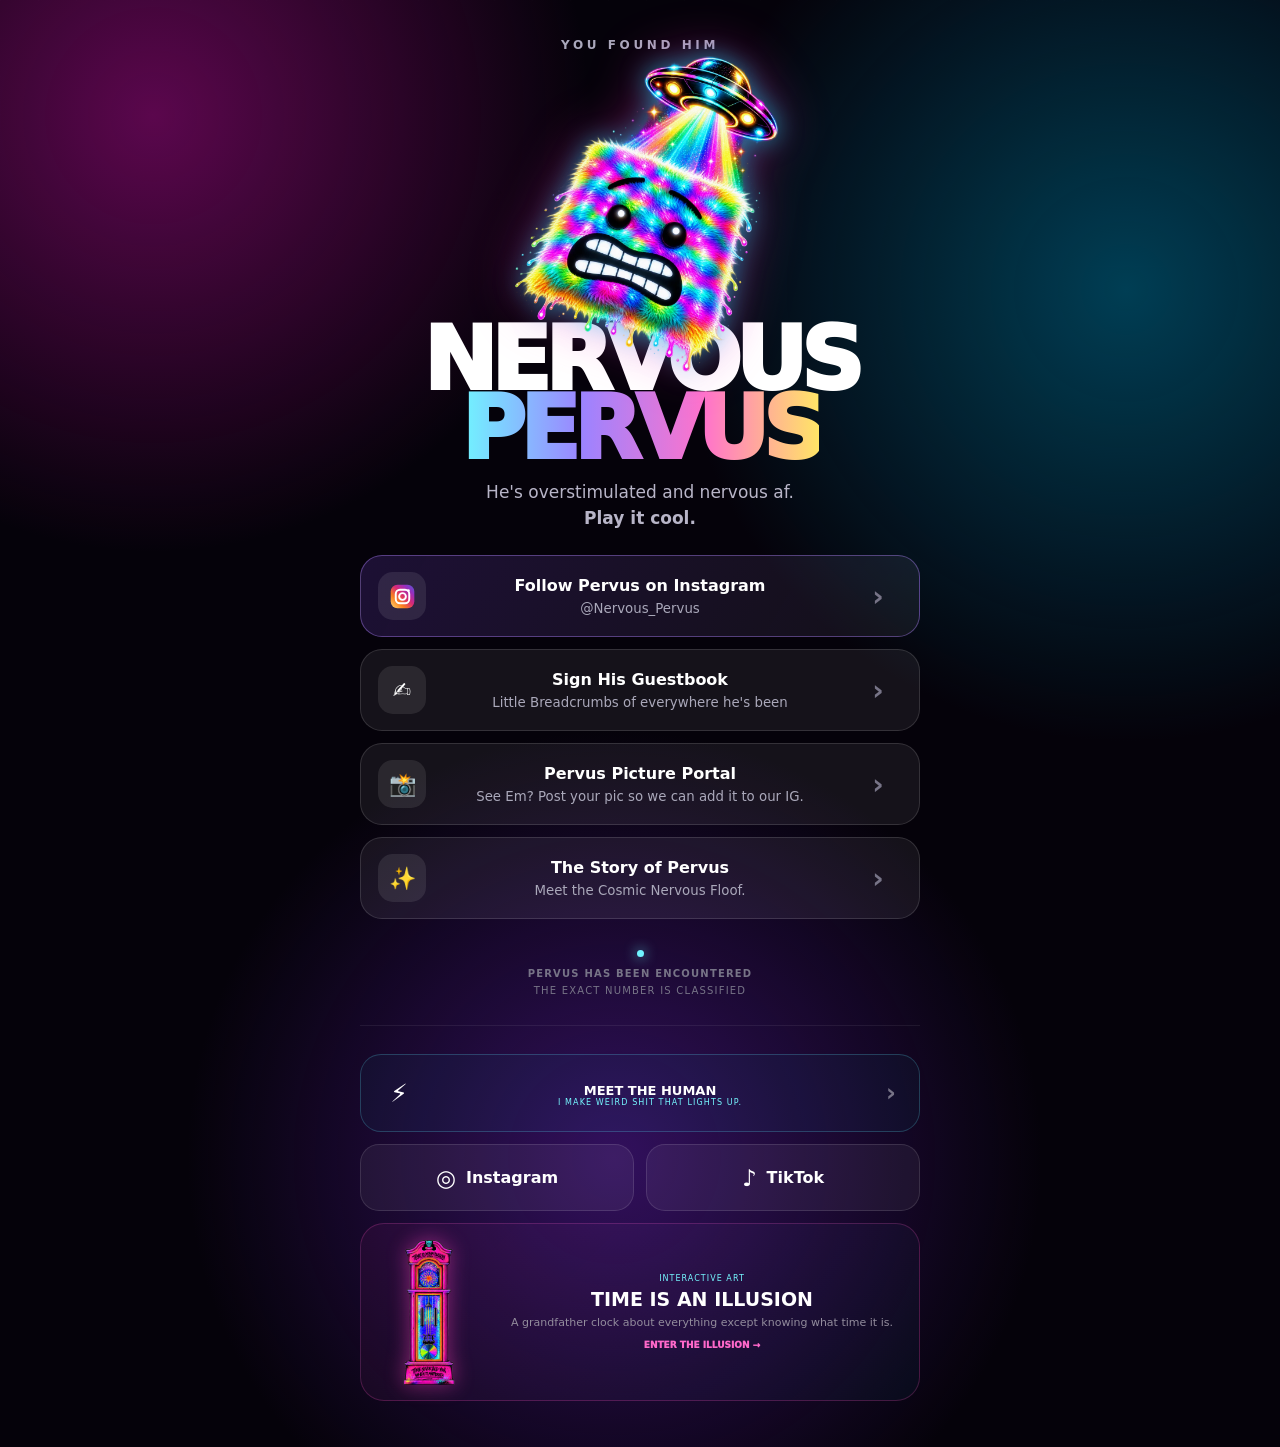
<file: index.html>
<!doctype html>
<html lang="en">
<head>
<meta charset="utf-8">
<meta name="viewport" content="width=device-width,initial-scale=1,viewport-fit=cover">
<meta name="theme-color" content="#07030d">
<title>Nervous Pervus</title>
<link rel="stylesheet" href="style.css?v=13">
<link rel="stylesheet" href="art-style.css?v=13">
</head>
<body class="portal-body">
<div class="cosmic-grid"></div>
<main class="shell portal-shell">
  <header class="pervus-home-hero">
    <div class="found">YOU FOUND HIM</div>
    <div class="pervus-float"><img src="pervus-hero.webp" alt="Nervous Pervus being abducted by a neon UFO"></div>
    <h1>NERVOUS<br><span>PERVUS</span></h1>
    <p>He's overstimulated and nervous af.<br><strong>Play it cool.</strong></p>
  </header>

  <section class="links">
    <a class="card primary" id="pervusInstagram" href="#"><div class="emoji"><svg xmlns="http://www.w3.org/2000/svg" width="27" height="27" viewBox="0 0 32 32" role="img" aria-label="Instagram" style="display:block;max-width:100%;height:auto"><defs><linearGradient id="pervus-ig-gradient" x1="0%" y1="100%" x2="100%" y2="0%"><stop offset="0%" stop-color="#FEDA75"/><stop offset="30%" stop-color="#FA7E1E"/><stop offset="55%" stop-color="#D62976"/><stop offset="78%" stop-color="#962FBF"/><stop offset="100%" stop-color="#4F5BD5"/></linearGradient></defs><rect x="2" y="2" width="28" height="28" rx="8" fill="url(#pervus-ig-gradient)"/><rect x="8" y="8" width="16" height="16" rx="5" fill="none" stroke="#fff" stroke-width="2.3"/><circle cx="16" cy="16" r="4" fill="none" stroke="#fff" stroke-width="2.3"/><circle cx="23" cy="9" r="1.6" fill="#fff"/></svg></div><div><strong>Follow Pervus on Instagram</strong><small>@Nervous_Pervus</small></div><b>›</b></a>
    <a class="card" href="guestbook.html"><div class="emoji">✍️</div><div><strong>Sign His Guestbook</strong><small>Little Breadcrumbs of everywhere he's been</small></div><b>›</b></a>
    <a class="card" href="upload.html"><div class="emoji">📸</div><div><strong>Pervus Picture Portal</strong><small>See Em? Post your pic so we can add it to our IG.</small></div><b>›</b></a>
    <a class="card" href="about.html"><div class="emoji">✨</div><div><strong>The Story of Pervus</strong><small>Meet the Cosmic Nervous Floof.</small></div><b>›</b></a>
  </section>

<footer class="encounter-break">
  <div class="pulse"></div>
  <strong>PERVUS HAS BEEN ENCOUNTERED</strong>
  <span id="encounters">COUNTING NERVOUSLY...</span>
</footer>
<!-- Removed the divider line from here -->


<a class="artist-door closing-door" href="artist.html"><span>⚡</span><div><strong>MEET THE HUMAN</strong><small>I MAKE WEIRD SHIT THAT LIGHTS UP.</small></div><b>›</b></a>

<section class="creator">
  <a class="mini" id="creatorInstagram" href="#"><span>◎</span><strong>Instagram</strong></a>
  <a class="mini" id="creatorTikTok" href="#"><span>♪</span><strong>TikTok</strong></a>
</section>

  <section class="portal-feature">
    <a href="time-is-an-illusion.html" class="feature-image clock-mini"><img src="clock-hero.webp" alt="Time Is an Illusion"></a>
    <div class="feature-copy">
      <small>INTERACTIVE ART</small>
      <strong>TIME IS AN ILLUSION</strong>
      <span>A grandfather clock about everything except knowing what time it is.</span>
      <a href="time-is-an-illusion.html">ENTER THE ILLUSION →</a>
    </div>
  </section>
  
</main>
<script src="config.js?v=13"></script><script src="app.js?v=13"></script>
</body></html>
</file>
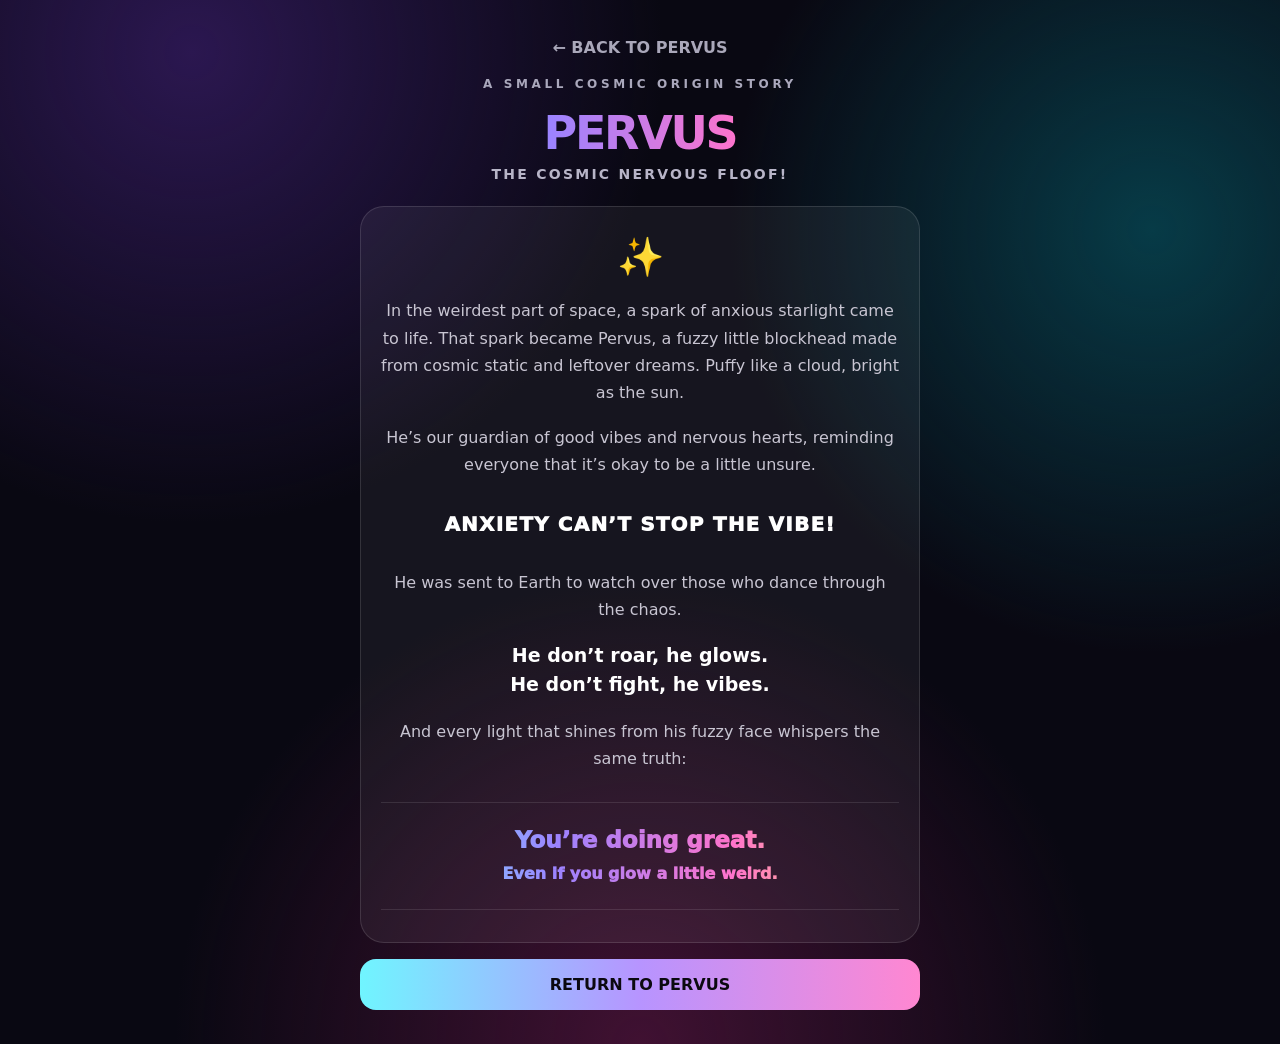
<file: about.html>
<!doctype html>
<html lang="en">
<head>
<meta charset="utf-8">
<meta name="viewport" content="width=device-width,initial-scale=1,viewport-fit=cover">
<meta name="theme-color" content="#090812">
<title>The Story of Pervus</title>
<link rel="stylesheet" href="style.css?v=13">
</head>
<body>
<main class="shell centered-page">
  <a class="back" href="index.html">← BACK TO PERVUS</a>
  <header class="about-head">
    <div class="found">A SMALL COSMIC ORIGIN STORY</div>
    <h1 class="page-title gradient">PERVUS</h1>
    <h2>THE COSMIC NERVOUS FLOOF!</h2>
  </header>
  <section class="panel about-story">
    <div class="story-orb">✨</div>
    <p>In the weirdest part of space, a spark of anxious starlight came to life. That spark became Pervus, a fuzzy little blockhead made from cosmic static and leftover dreams. Puffy like a cloud, bright as the sun.</p>
    <p>He’s our guardian of good vibes and nervous hearts, reminding everyone that it’s okay to be a little unsure.</p>
    <p class="vibe-callout">ANXIETY CAN’T STOP THE VIBE!</p>
    <p>He was sent to Earth to watch over those who dance through the chaos.</p>
    <p class="rhythm">He don’t roar, he glows.<br>He don’t fight, he vibes.</p>
    <p>And every light that shines from his fuzzy face whispers the same truth:</p>
    <blockquote>You’re doing great.<br><span>Even if you glow a little weird.</span></blockquote>
  </section>
  <a class="submit about-home" href="index.html">RETURN TO PERVUS</a>
</main>
</body>
</html>
</file>
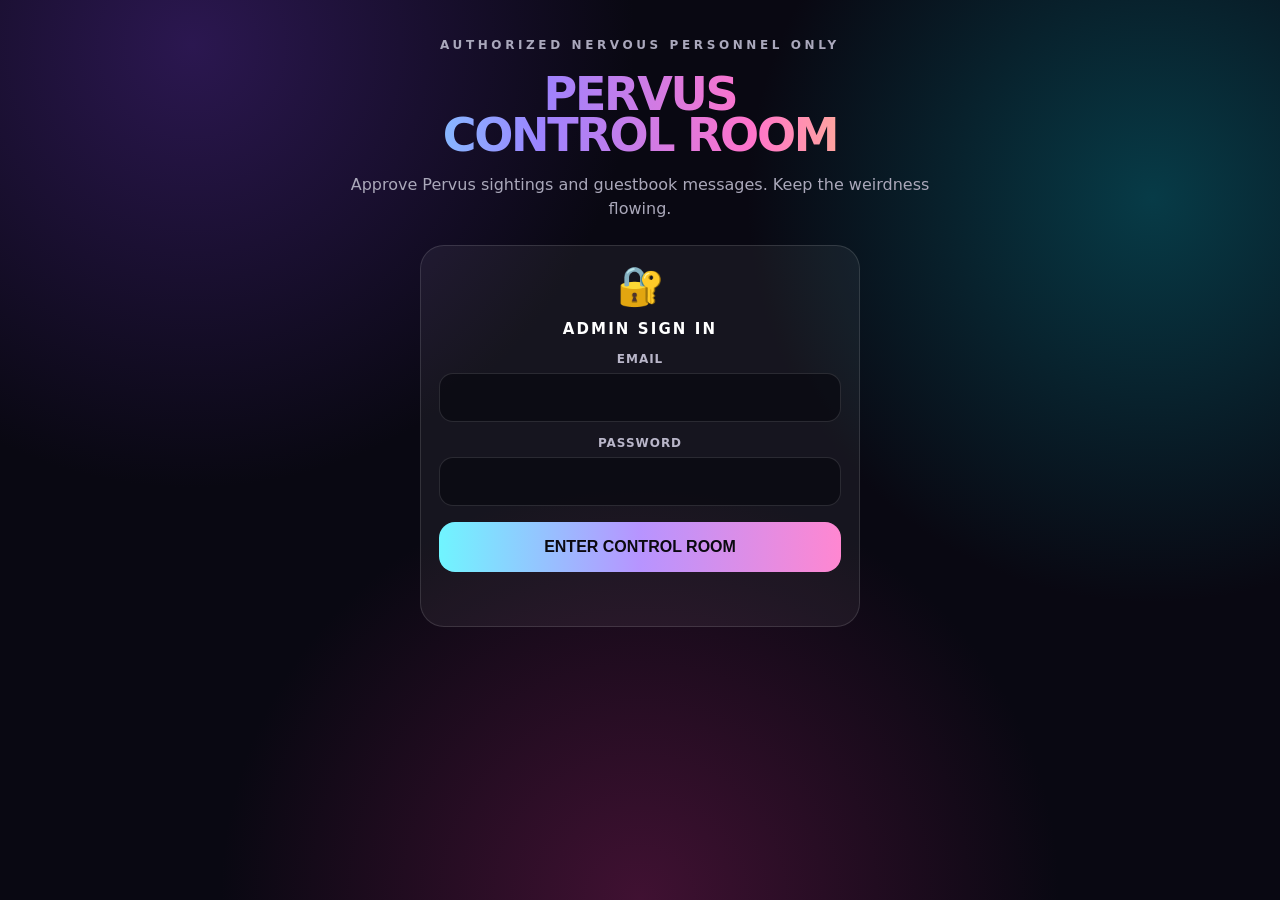
<file: admin.html>
<!doctype html>
<html lang="en">
<head>
  <meta charset="utf-8">
  <meta name="viewport" content="width=device-width,initial-scale=1,viewport-fit=cover">
  <meta name="theme-color" content="#090812">
  <meta name="robots" content="noindex,nofollow">
  <title>Pervus Control Room</title>
  <link rel="stylesheet" href="style.css?v=15">
  <link rel="stylesheet" href="admin.css?v=15">
</head>
<body>
<main class="shell control-shell">

  <header class="control-head">
    <div class="found">AUTHORIZED NERVOUS PERSONNEL ONLY</div>
    <h1 class="page-title gradient">PERVUS<br>CONTROL ROOM</h1>
    <p class="intro">
      Approve Pervus sightings and guestbook messages.
      Keep the weirdness flowing.
    </p>
  </header>

  <section id="loginView" class="panel auth-panel">
    <div class="lock">🔐</div>
    <h2>ADMIN SIGN IN</h2>
    <form id="loginForm">
      <label for="email">EMAIL</label>
      <input id="email" type="email" autocomplete="username" required>

      <label for="password">PASSWORD</label>
      <input id="password" type="password" autocomplete="current-password" required>

      <button class="submit" id="loginBtn" type="submit">
        ENTER CONTROL ROOM
      </button>
      <div class="status" id="loginStatus"></div>
    </form>
  </section>

  <section id="adminView" hidden>

    <div class="admin-bar">
      <div>
        <strong>CONTROL ROOM ONLINE</strong>
        <small id="adminEmail"></small>
      </div>
      <button id="logoutBtn">SIGN OUT</button>
    </div>

    <div class="queue-head">
      <strong>INCOMING TRANSMISSIONS</strong>
      <button id="refreshBtn">↻ REFRESH ALL</button>
    </div>

    <div class="queue-head">
      <strong id="queueCount">CHECKING SIGHTINGS...</strong>
    </div>
    <section id="queue" class="queue"></section>

    <div class="queue-head" style="margin-top:32px">
      <strong id="commentCount">CHECKING COMMENTS...</strong>
    </div>
    <section id="commentQueue" class="queue"></section>

    <div class="queue-head" style="margin-top:38px">
      <strong>REPLY AS PERVUS · PUBLISHED ENTRIES</strong>
    </div>
    <div class="reply-switch" role="group" aria-label="Published entries">
      <button id="showGuestReplies" type="button" class="active">GUESTBOOK</button>
      <button id="showPhotoReplies" type="button">PHOTOS</button>
    </div>
    <div class="reply-toolbar">
      <span id="publishedCount">LOADING PUBLISHED ENTRIES...</span>
      <button id="refreshPublished" type="button">↻ REFRESH</button>
    </div>
    <section id="publishedQueue" class="queue"></section>

  </section>
</main>

<div class="confirm-sheet" id="confirmSheet" hidden>
  <div class="confirm-box">
    <h3 id="confirmTitle"></h3>
    <p id="confirmText"></p>
    <div class="confirm-actions">
      <button id="cancelAction">CANCEL</button>
      <button id="confirmAction"></button>
    </div>
  </div>
</div>

<script src="config.js?v=15"></script>
<script src="admin.js?v=15"></script>
</body>
</html>
</file>
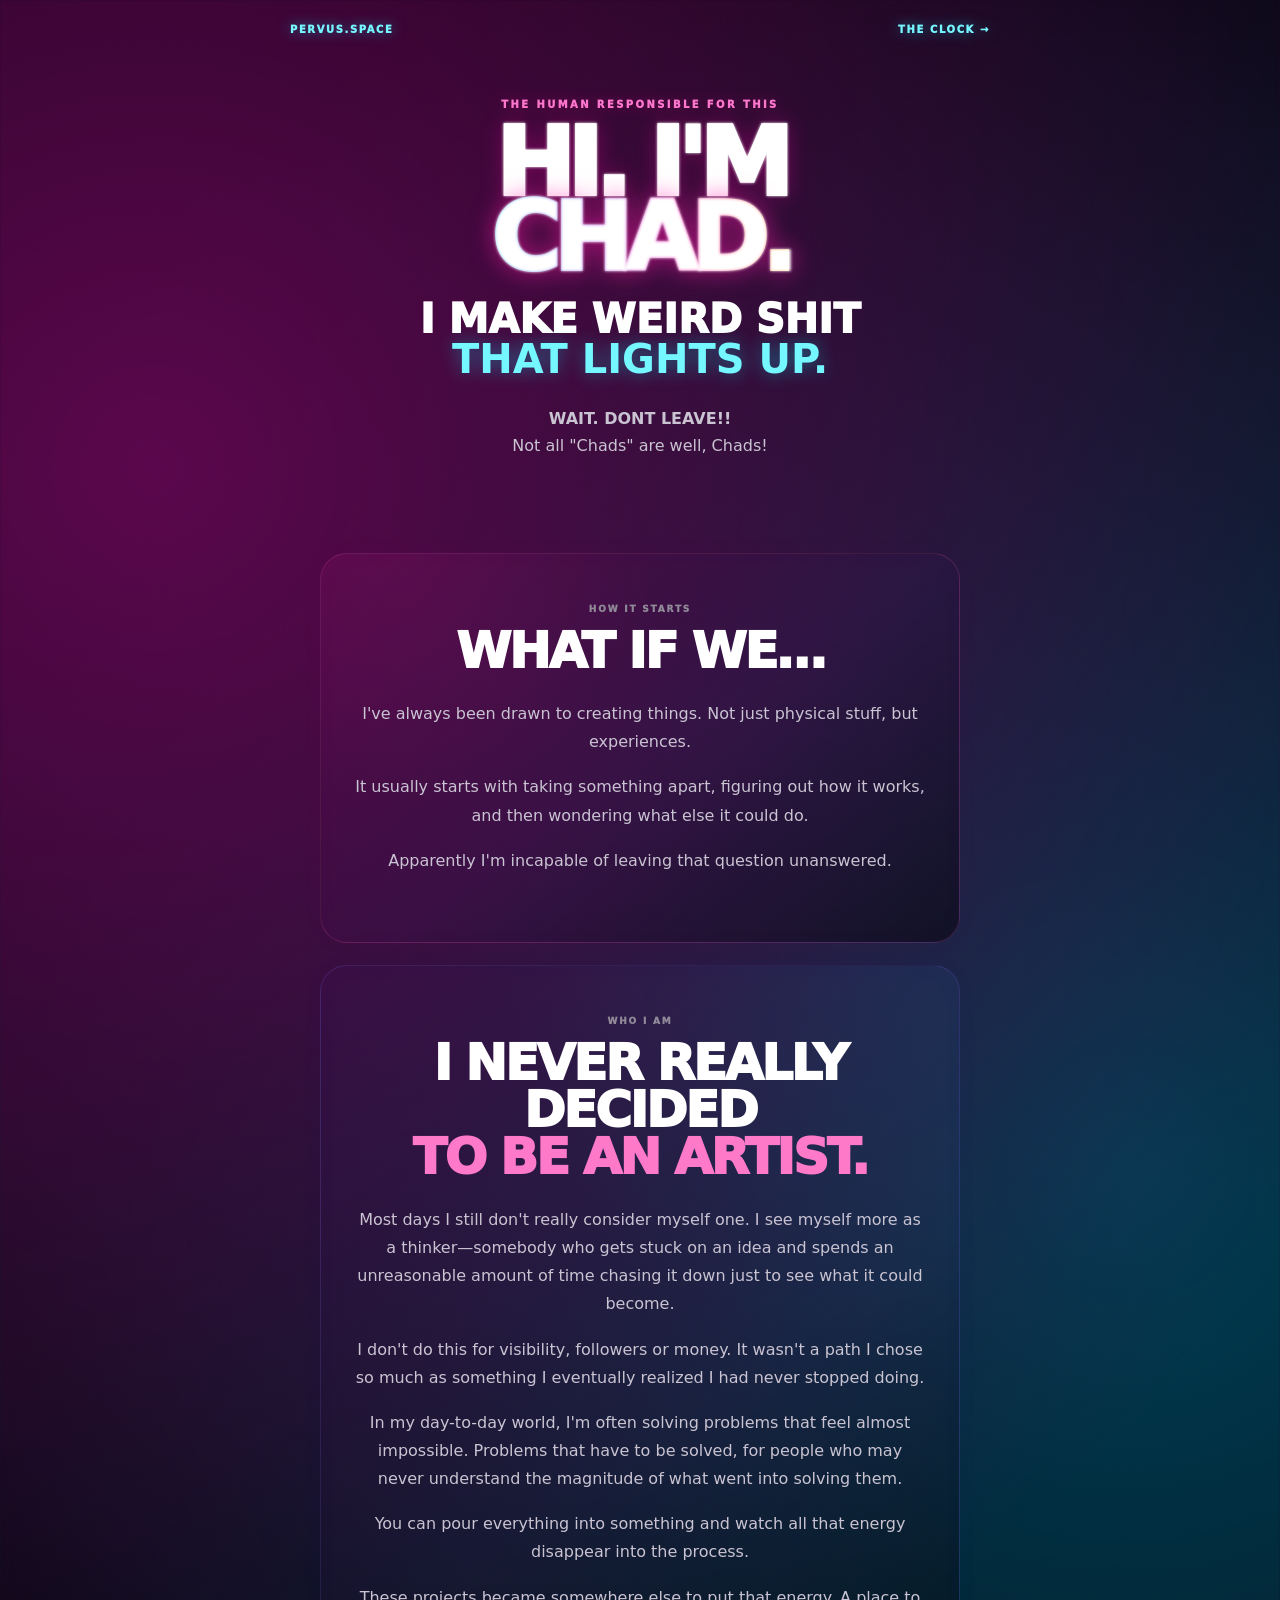
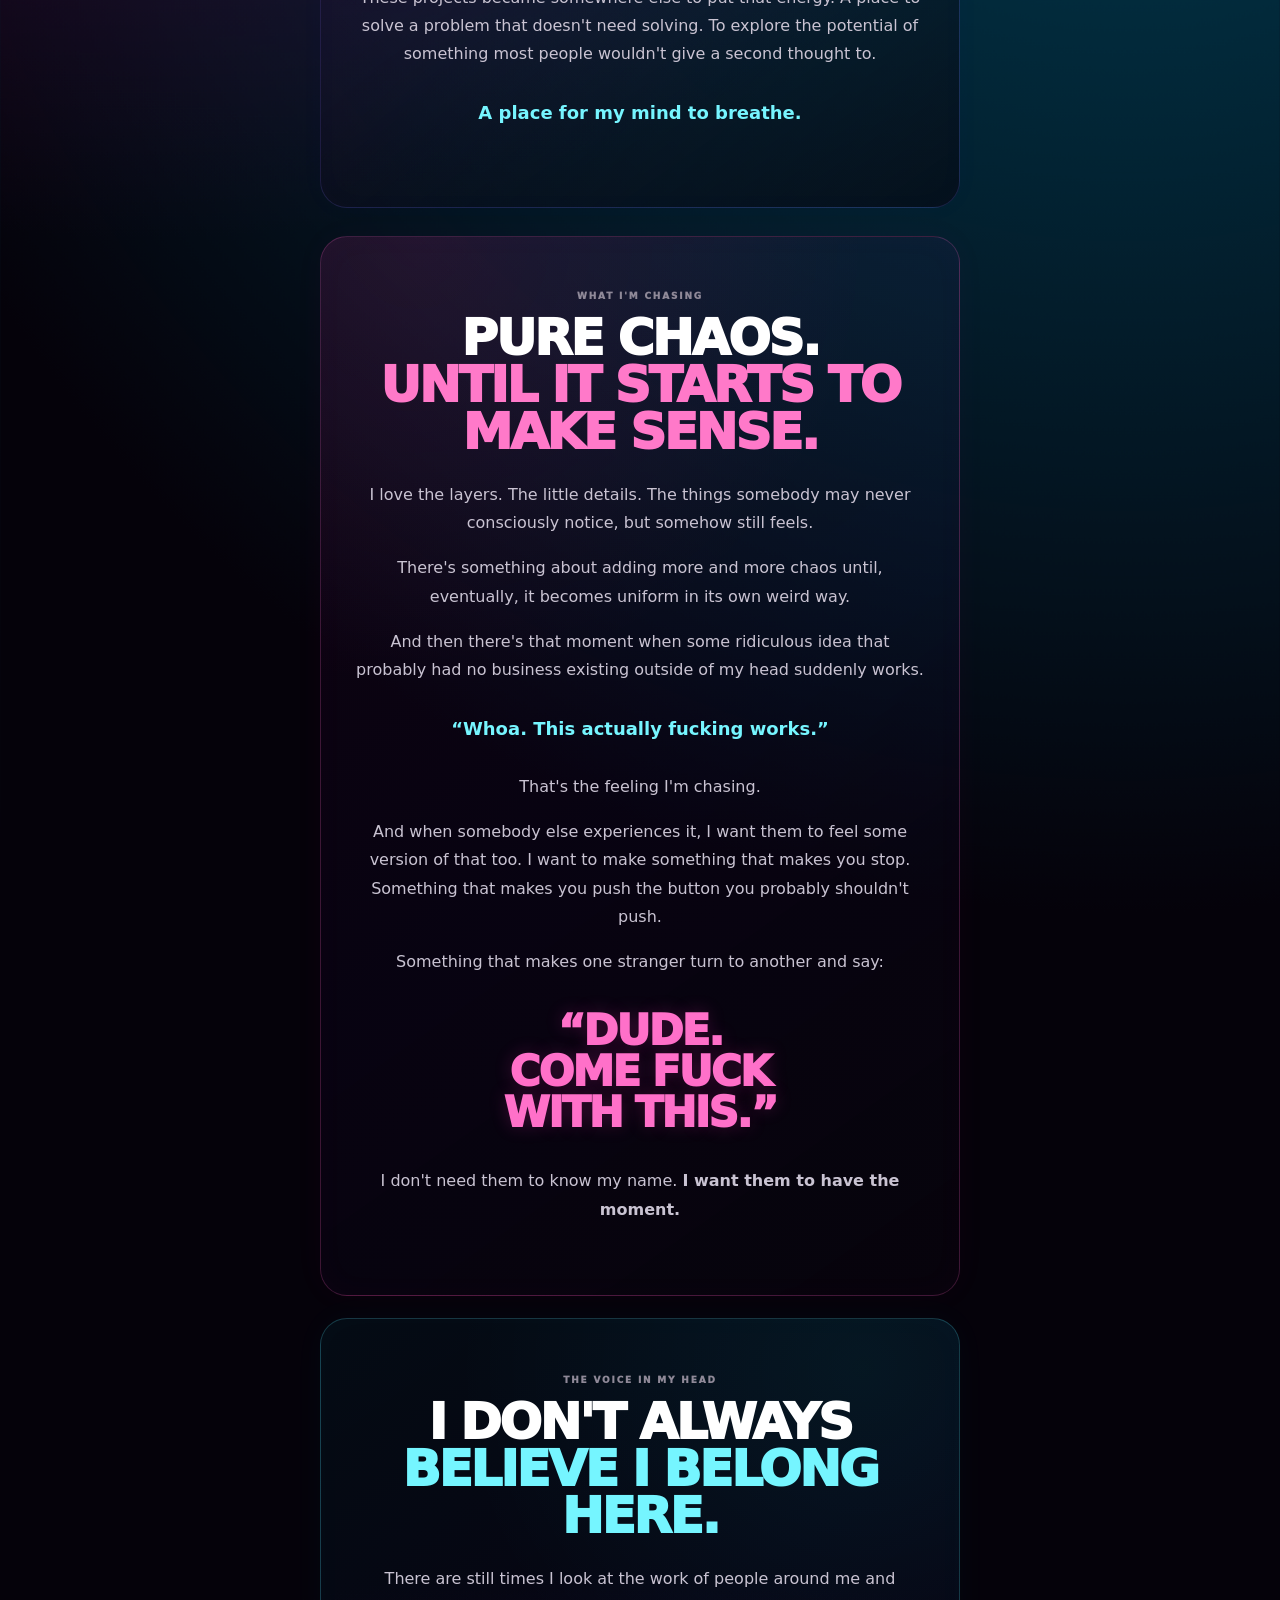
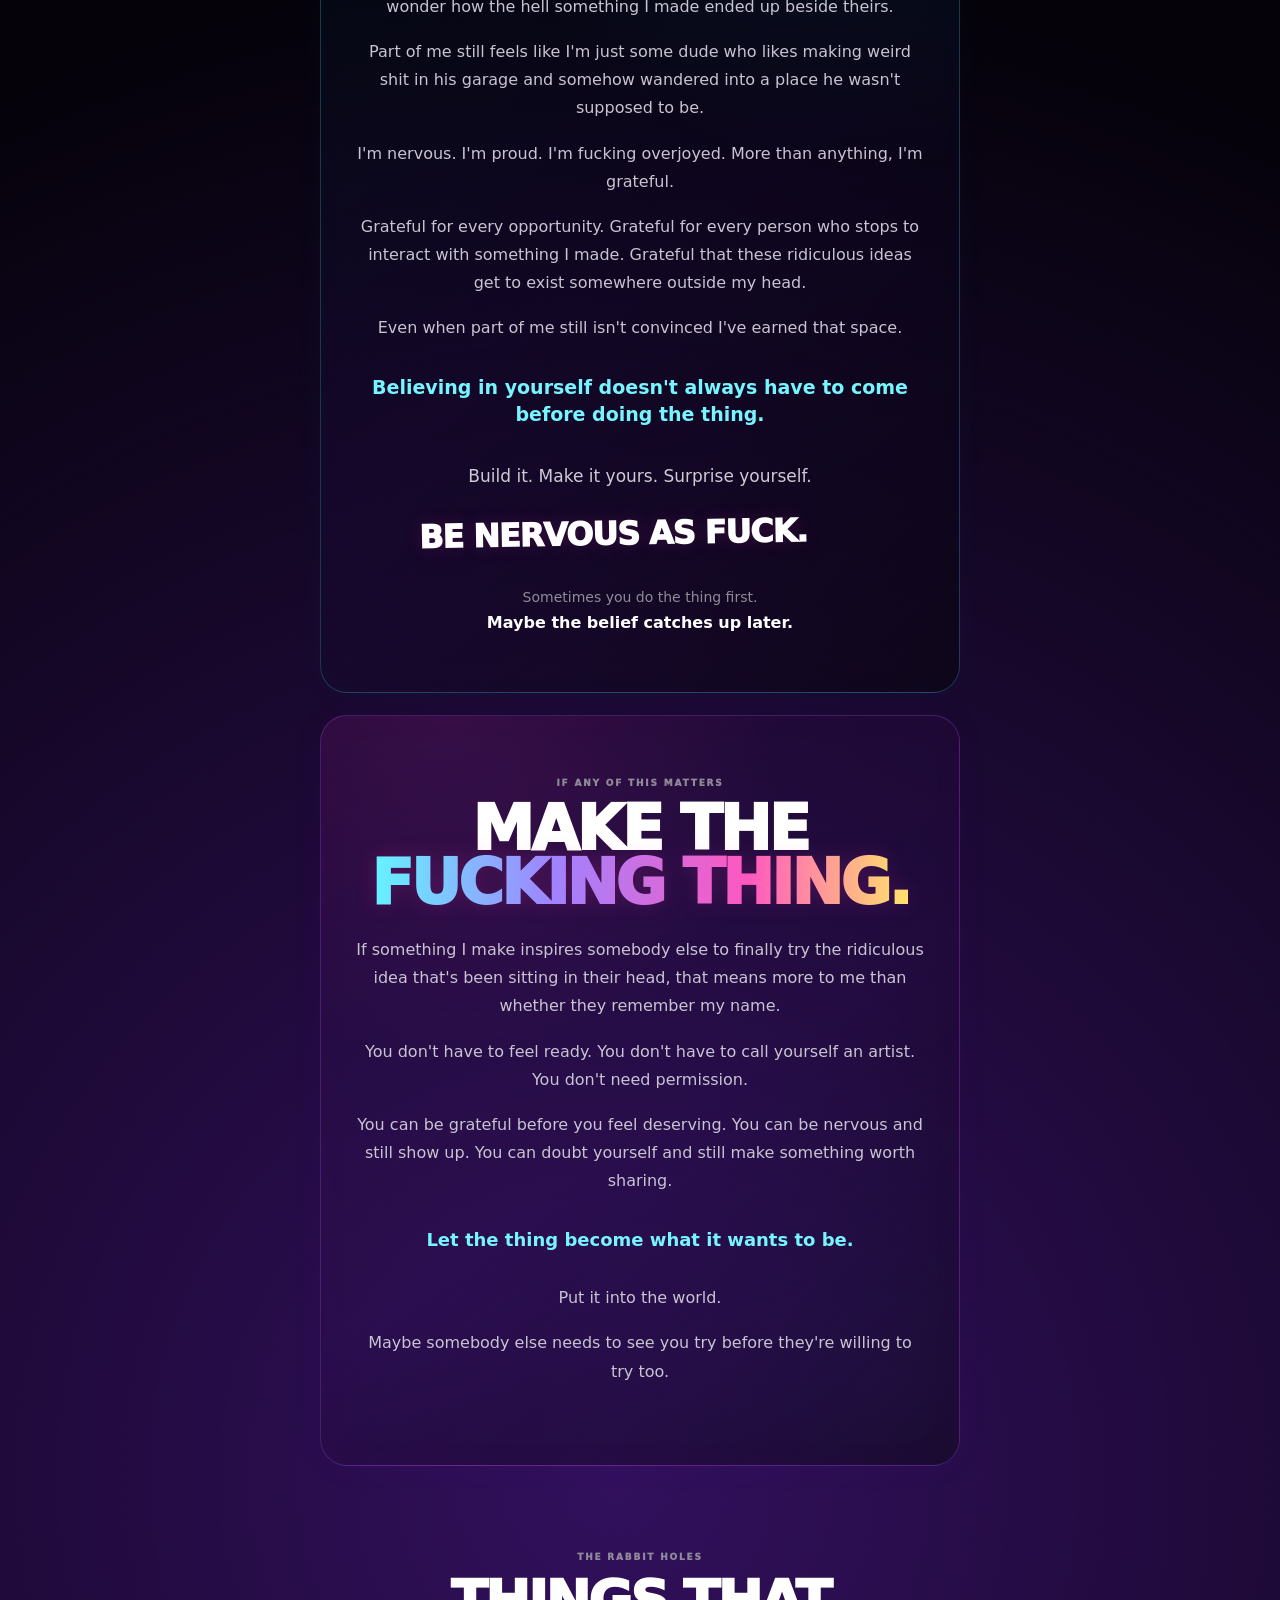
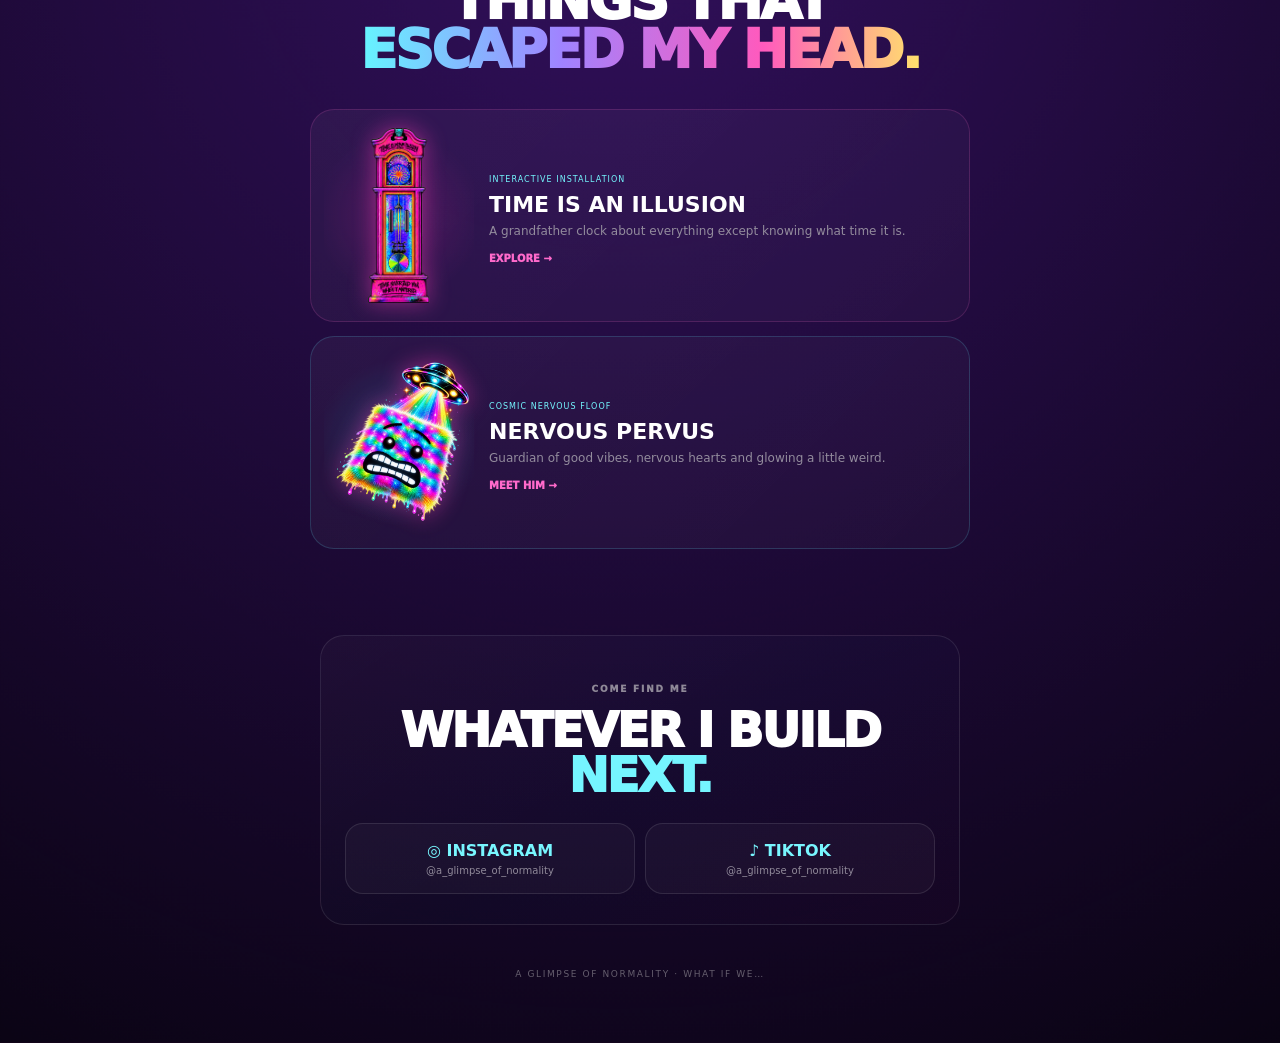
<file: artist.html>
<!doctype html>
<html lang="en">
<head>
<meta charset="utf-8">
<meta name="viewport" content="width=device-width,initial-scale=1,viewport-fit=cover">
<meta name="theme-color" content="#05020a">

<title>The Human Responsible</title>

<link rel="stylesheet" href="art-style.css?v=13">
</head>

<body class="neon-body artist-page real-me">

<div class="cosmic-grid"></div>

<main class="art-shell">

  <nav class="art-nav">
    <a href="index.html">PERVUS.SPACE</a>
    <a href="time-is-an-illusion.html">THE CLOCK →</a>
  </nav>


  <!-- INTRO -->
  <header class="artist-opening">

    <div class="eyebrow">
      THE HUMAN RESPONSIBLE FOR THIS
    </div>

    <h1>
      HI. I'M<br>
      <span>CHAD.</span>
    </h1>

    <div class="artist-thesis">
      I MAKE WEIRD SHIT<br>
      <strong>THAT LIGHTS UP.</strong>
    </div>

    <p>
      <b>WAIT. DONT LEAVE!! </b> <br> Not all "Chads" are well, Chads! 
    </p>

  </header>


  <!-- WHAT IF WE -->
  <section class="artist-story">

    <div class="section-tag">
      HOW IT STARTS
    </div>

    <h2>
      WHAT IF WE…
    </h2>

    <p>
      I've always been drawn to creating things. Not just physical
      stuff, but experiences.
    </p>

    <p>
      It usually starts with taking something apart, figuring out
      how it works, and then wondering what else it could do.
    </p>

    <p>
      Apparently I'm incapable of leaving that question unanswered.
    </p>

  </section>


  <!-- WHO I AM / WHY I BUILD -->
  <section class="artist-story">

    <div class="section-tag">
      WHO I AM
    </div>

    <h2>
      I NEVER REALLY DECIDED<br>
      <span>TO BE AN ARTIST.</span>
    </h2>

    <p>
      Most days I still don't really consider myself one.
      I see myself more as a thinker—somebody who gets stuck on
      an idea and spends an unreasonable amount of time chasing
      it down just to see what it could become.
    </p>

    <p>
      I don't do this for visibility, followers or money.
      It wasn't a path I chose so much as something I eventually
      realized I had never stopped doing.
    </p>

    <p>
      In my day-to-day world, I'm often solving problems that feel
      almost impossible. Problems that have to be solved, for people
      who may never understand the magnitude of what went into solving them.
    </p>

    <p>
      You can pour everything into something and watch all that energy
      disappear into the process.
    </p>

    <p>
      These projects became somewhere else to put that energy.
      A place to solve a problem that doesn't need solving. To explore
      the potential of something most people wouldn't give a second
      thought to.
    </p>

    <p class="quiet-impact">
      A place for my mind to breathe.
    </p>

  </section>


  <!-- WHAT I'M CHASING -->
  <section class="chaos-panel">

    <div class="section-tag">
      WHAT I'M CHASING
    </div>

    <h2>
      PURE CHAOS.<br>
      <span>UNTIL IT STARTS TO MAKE SENSE.</span>
    </h2>

    <p>
      I love the layers. The little details. The things somebody
      may never consciously notice, but somehow still feels.
    </p>

    <p>
      There's something about adding more and more chaos until,
      eventually, it becomes uniform in its own weird way.
    </p>

    <p>
      And then there's that moment when some ridiculous idea that
      probably had no business existing outside of my head suddenly works.
    </p>

    <p class="quiet-impact">
      <strong>“Whoa. This actually fucking works.”</strong>
    </p>

    <p>
      That's the feeling I'm chasing.
    </p>

    <p>
      And when somebody else experiences it, I want them to feel
      some version of that too. I want to make something that makes
      you stop. Something that makes you push the button you probably
      shouldn't push.
    </p>

    <p>
      Something that makes one stranger turn to another and say:
    </p>

    <blockquote>
      “DUDE.<br>
      COME FUCK<br>
      WITH THIS.”
    </blockquote>

    <p>
      I don't need them to know my name.
      <strong>I want them to have the moment.</strong>
    </p>

  </section>


  <!-- THE DOUBT -->
  <section class="imposter-panel human-section">

    <div class="section-tag">
      THE VOICE IN MY HEAD
    </div>

    <h2>
      I DON'T ALWAYS<br>
      <span>BELIEVE I BELONG HERE.</span>
    </h2>

    <p>
      There are still times I look at the work of people around me
      and wonder how the hell something I made ended up beside theirs.
    </p>

    <p>
      Part of me still feels like I'm just some dude who likes making
      weird shit in his garage and somehow wandered into a place he
      wasn't supposed to be.
    </p>

    <p>
      I'm nervous. I'm proud. I'm fucking overjoyed.
      More than anything, I'm grateful.
    </p>

    <p>
      Grateful for every opportunity. Grateful for every person who
      stops to interact with something I made. Grateful that these
      ridiculous ideas get to exist somewhere outside my head.
    </p>

    <p>
      Even when part of me still isn't convinced I've earned that space.
    </p>

    <p class="belief-line">
      Believing in yourself doesn't always have to come before doing the thing.
    </p>

 <div class="belief-beat">
  <p class="make-line">Build it. Make it yours. Surprise yourself.</p>
  <p class="nervous-line">BE NERVOUS AS FUCK.</p>
</div>

    <p class="quiet-ending">
      Sometimes you do the thing first.<br>
      <strong>Maybe the belief catches up later.</strong>
    </p>

  </section>


  <!-- WHAT I'VE LEARNED -->
  <section class="inspire-panel">

    <div class="section-tag">
      IF ANY OF THIS MATTERS
    </div>

    <h2>
      MAKE THE<br>
      <span>FUCKING THING.</span>
    </h2>

    <p>
      If something I make inspires somebody else to finally try
      the ridiculous idea that's been sitting in their head,
      that means more to me than whether they remember my name.
    </p>

    <p>
      You don't have to feel ready.
      You don't have to call yourself an artist.
      You don't need permission.
    </p>

    <p>
      You can be grateful before you feel deserving.
      You can be nervous and still show up.
      You can doubt yourself and still make something worth sharing.
    </p>

    <p class="quiet-impact">
      <strong>Let the thing become what it wants to be.</strong>
    </p>

    <p>
      Put it into the world.
    </p>

    <p>
      Maybe somebody else needs to see you try
      before they're willing to try too.
    </p>

  </section>


  <!-- PROJECTS -->
  <section class="projects">

    <div class="section-tag">
      THE RABBIT HOLES
    </div>

    <h2>
      THINGS THAT<br>
      <span>ESCAPED MY HEAD.</span>
    </h2>

    <a class="project-card clock-card"
       href="time-is-an-illusion.html">

      <div class="project-image">
        <img
          src="clock-hero.webp"
          alt="Time Is an Illusion"
          loading="lazy"
        >
      </div>

      <div>
        <small>INTERACTIVE INSTALLATION</small>

        <b>TIME IS AN ILLUSION</b>

        <p>
          A grandfather clock about everything except
          knowing what time it is.
        </p>

        <em>EXPLORE →</em>
      </div>

    </a>


    <a class="project-card pervus-card"
       href="about.html">

      <div class="project-image pervus">
        <img
          src="pervus-hero.webp"
          alt="Nervous Pervus"
          loading="lazy"
        >
      </div>

      <div>
        <small>COSMIC NERVOUS FLOOF</small>

        <b>NERVOUS PERVUS</b>

        <p>
          Guardian of good vibes, nervous hearts
          and glowing a little weird.
        </p>

        <em>MEET HIM →</em>
      </div>

    </a>

  </section>


  <!-- SOCIALS -->
  <section class="social-panel">

    <div class="section-tag">
      COME FIND ME
    </div>

    <h2>
      WHATEVER I BUILD<br>
      <span>NEXT.</span>
    </h2>

    <div class="artist-socials">

      <a
        href="https://www.instagram.com/a_glimpse_of_normality/"
        target="_blank"
        rel="noopener"
      >
        <b>◎ INSTAGRAM</b>
        <span>@a_glimpse_of_normality</span>
      </a>

      <a
        href="https://www.tiktok.com/@a_glimpse_of_normality"
        target="_blank"
        rel="noopener"
      >
        <b>♪ TIKTOK</b>
        <span>@a_glimpse_of_normality</span>
      </a>

    </div>

  </section>


  <footer class="art-footer">
    A GLIMPSE OF NORMALITY · WHAT IF WE…
  </footer>

</main>

</body>
</html>
</file>
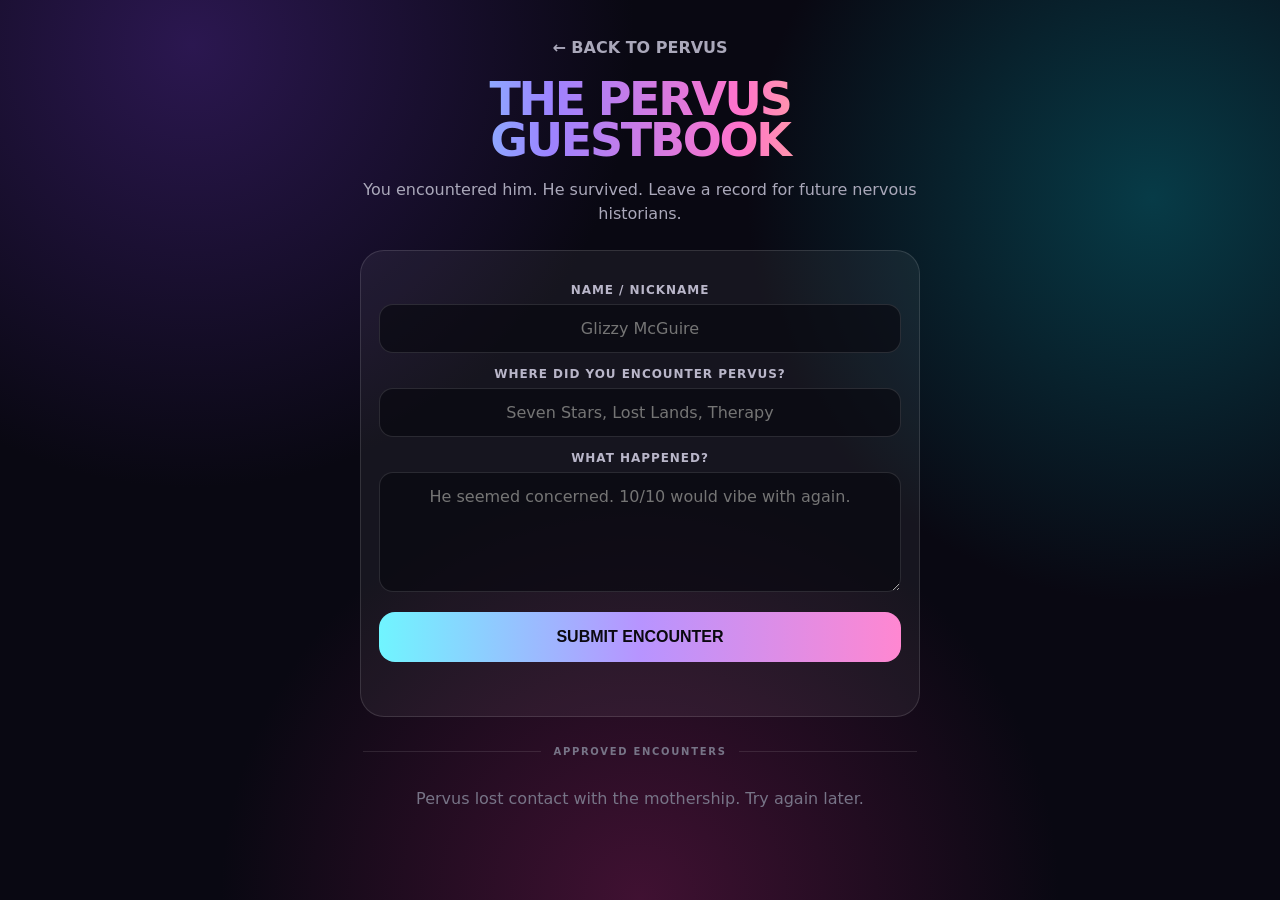
<file: guestbook.html>
<!doctype html><html lang="en"><head><meta charset="utf-8"><meta name="viewport" content="width=device-width,initial-scale=1,viewport-fit=cover"><meta name="theme-color" content="#090812"><title>Pervus Guestbook</title><link rel="stylesheet" href="style.css?v=15"></head><body><main class="shell">
<a class="back" href="index.html">← BACK TO PERVUS</a><h1 class="page-title gradient">THE PERVUS<br>GUESTBOOK</h1><p class="intro">You encountered him. He survived. Leave a record for future nervous historians.</p>
<section class="panel"><form id="guestForm">
<label for="name">NAME / NICKNAME</label><input id="name" maxlength="40" required placeholder="Glizzy McGuire">
<label for="location">WHERE DID YOU ENCOUNTER PERVUS?</label><input id="location" maxlength="80" placeholder="Seven Stars, Lost Lands, Therapy">
<label for="message">WHAT HAPPENED?</label><textarea id="message" maxlength="500" required placeholder="He seemed concerned. 10/10 would vibe with again."></textarea>
<button class="submit" id="submitBtn" type="submit">SUBMIT ENCOUNTER</button><div class="status" id="status"></div></form></section>
<div class="divider"><span>APPROVED ENCOUNTERS</span></div><div class="counter" id="count"></div><section id="entries"><div class="empty">Searching for signs of Pervus...</div></section>
</main><script src="config.js?v=15"></script><script src="guestbook.js?v=15"></script></body></html>
</file>
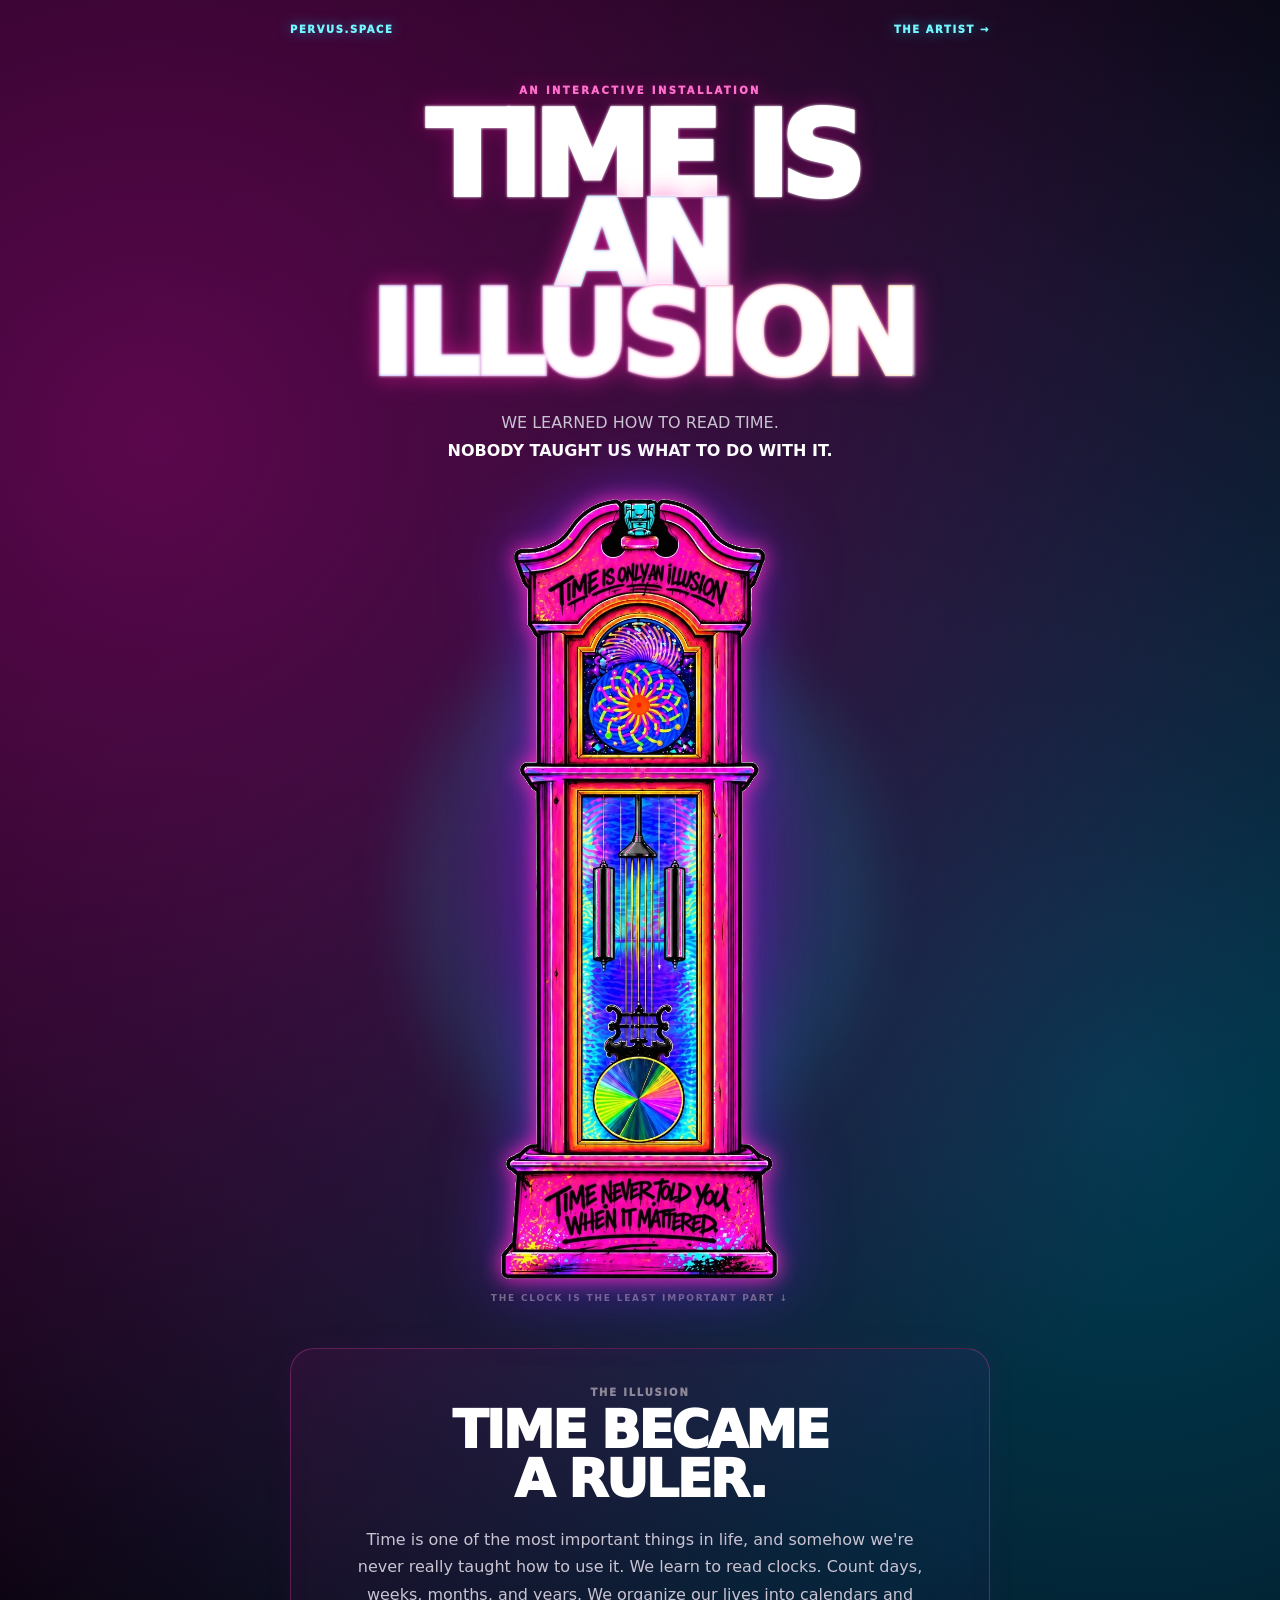
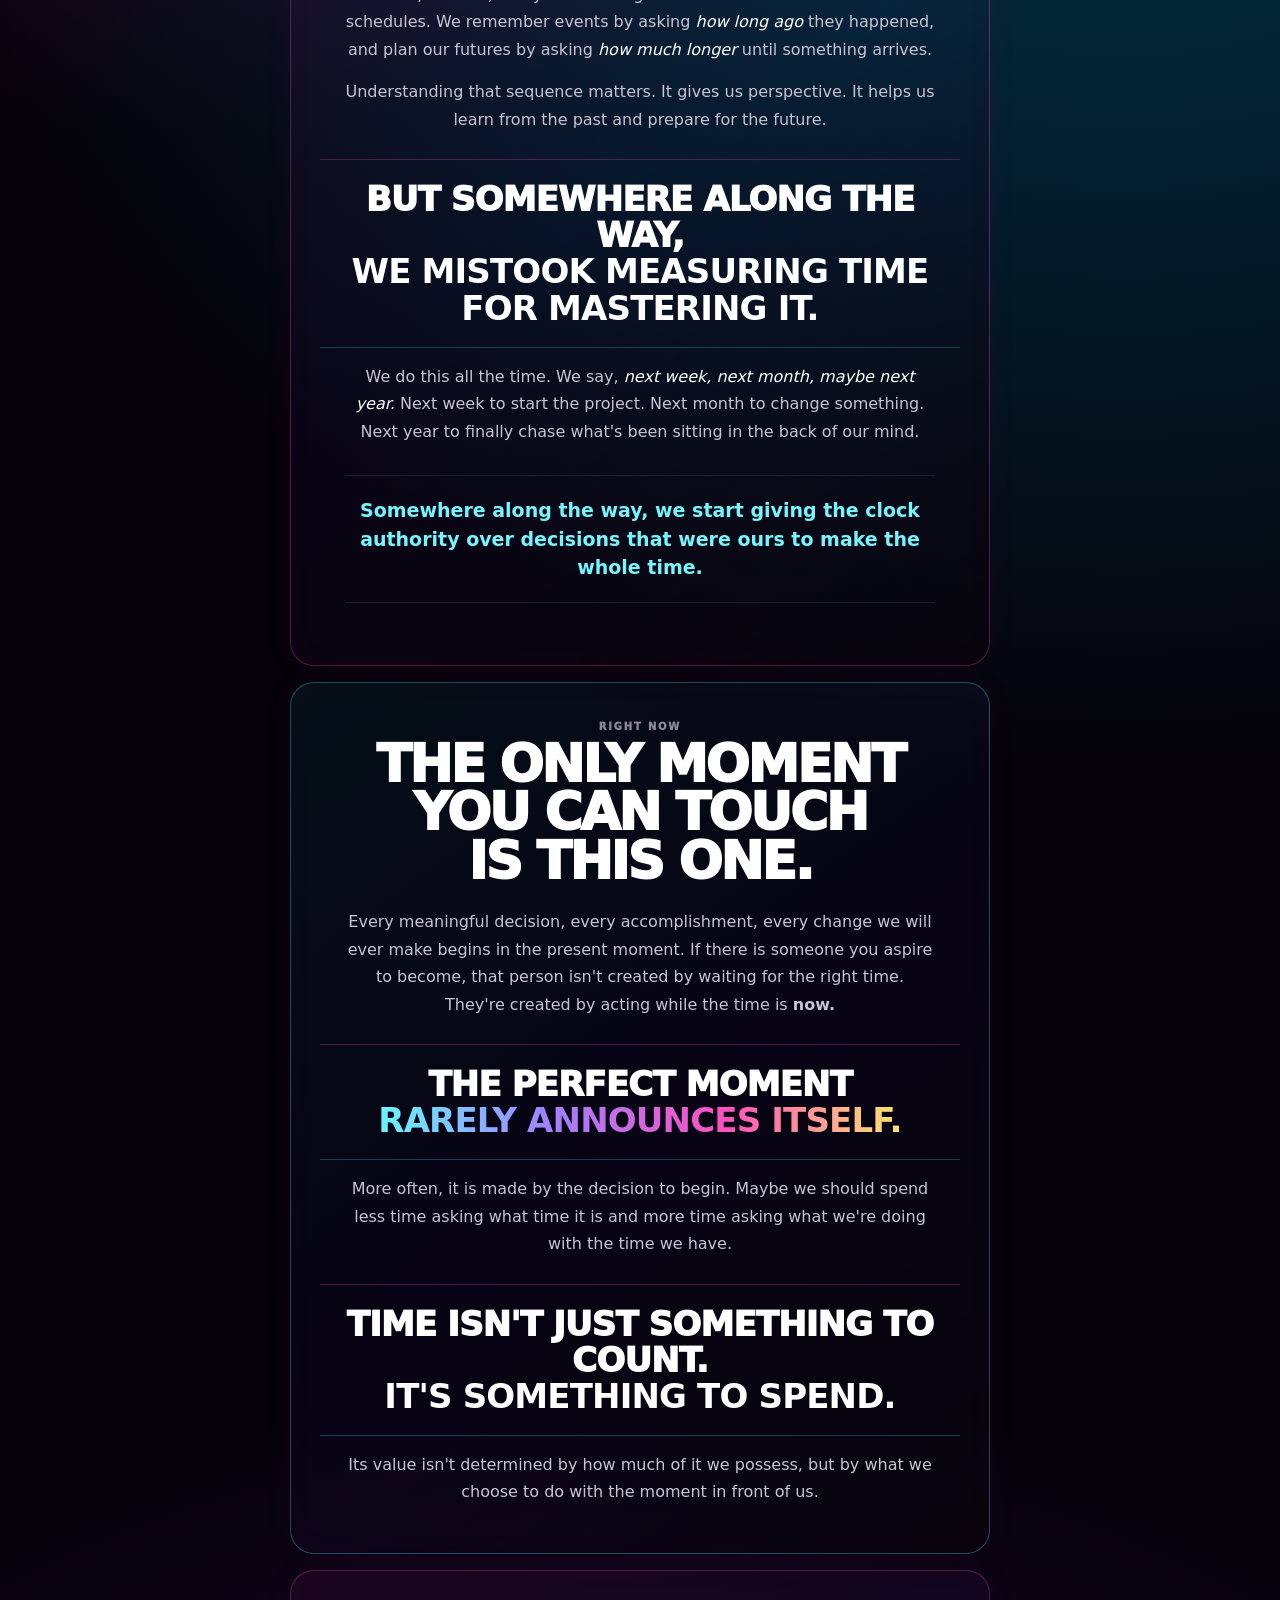
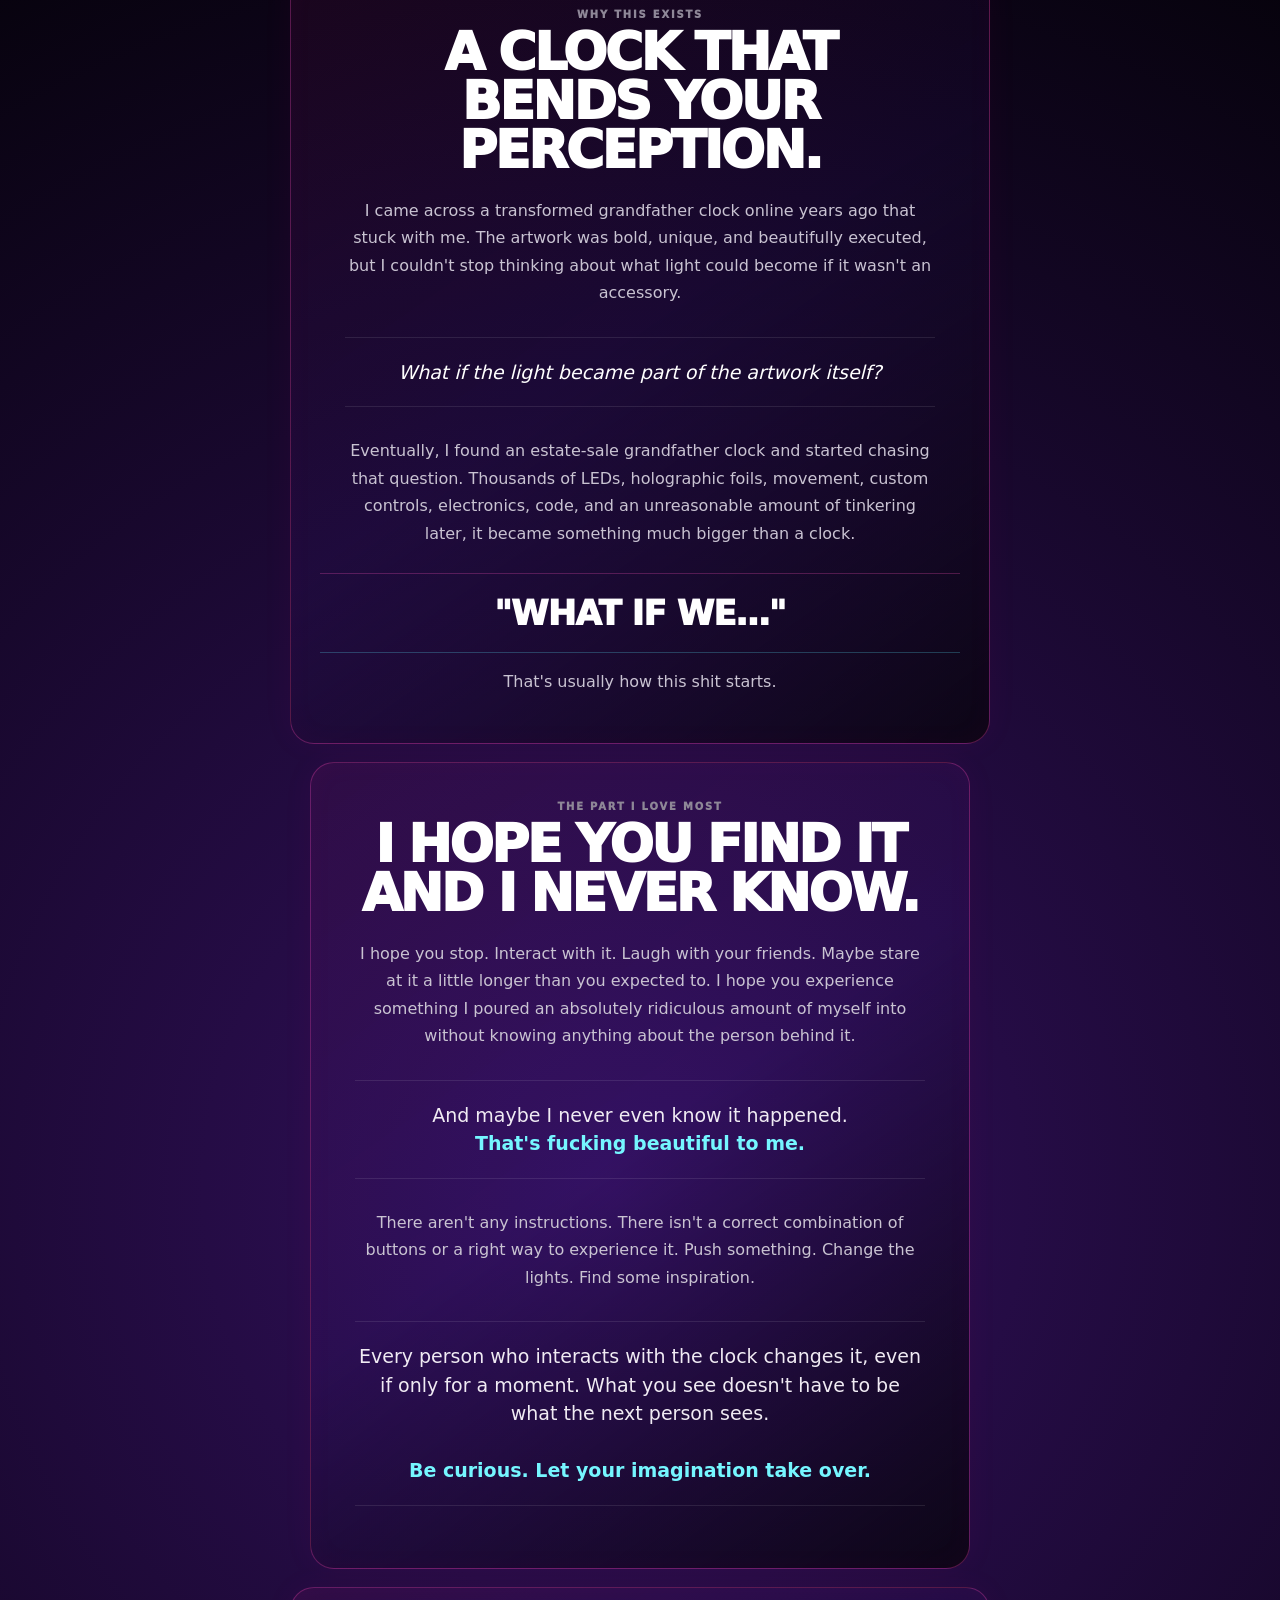
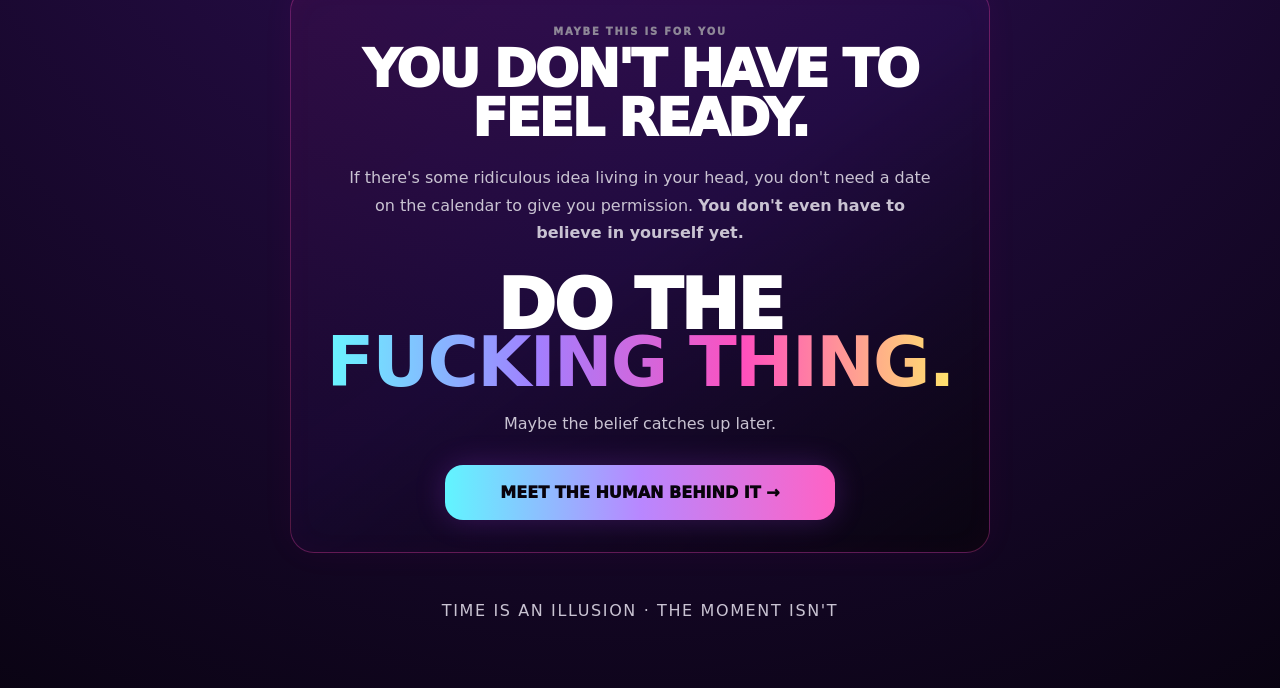
<file: time-is-an-illusion.html>
<!doctype html>
<html lang="en">
<head>
  <meta charset="utf-8">
  <meta name="viewport" content="width=device-width, initial-scale=1, viewport-fit=cover">
  <meta name="theme-color" content="#05020a">
  <title>Time Is an Illusion</title>
  <link rel="stylesheet" href="art-style.css?v=13">
</head>

<body class="neon-body clock-page refined-clock">

  <div class="cosmic-grid"></div>

  <main class="art-shell">

    <!-- NAVIGATION -->
    <nav class="art-nav">
      <a href="index.html">PERVUS.SPACE</a>
      <a href="artist.html">THE ARTIST →</a>
    </nav>

    <!-- HERO -->
    <header class="clock-opening">
      <span class="eyebrow">AN INTERACTIVE INSTALLATION</span>

      <h1>
        TIME IS<br>
        <span>AN ILLUSION</span>
      </h1>

      <p class="opening-line">
        WE LEARNED HOW TO READ TIME.<br>
        <strong>NOBODY TAUGHT US WHAT TO DO WITH IT.</strong>
      </p>

      <figure class="clock-stage">
        <div class="clock-aura"></div>
        <img 
          src="clock-hero.webp" 
          alt="Time Is an Illusion interactive grandfather clock artwork"
          width="800" 
          height="1200"
          loading="eager"
        >
      </figure>

      <div class="scroll-cue" aria-hidden="true">
        THE CLOCK IS THE LEAST IMPORTANT PART ↓
      </div>
    </header>

    <!-- SECTION 1: THE ILLUSION -->
    <section class="manifesto-panel">
      <span class="section-tag">THE ILLUSION</span>

      <h2>
        TIME BECAME<br>
        <span>A RULER.</span>
      </h2>

      <p>
        Time is one of the most important things in life, and somehow we're never really taught how to use it. 
        We learn to read clocks. Count days, weeks, months, and years. We organize our lives into calendars and schedules. 
        We remember events by asking <em>how long ago</em> they happened, and plan our futures by asking <em>how much longer</em> until something arrives.
      </p>

      <p>
        Understanding that sequence matters. It gives us perspective. It helps us learn from the past and prepare for the future.
      </p>

      <blockquote class="statement">
        BUT SOMEWHERE ALONG THE WAY,<br>
        <strong>WE MISTOOK MEASURING TIME FOR MASTERING IT.</strong>
      </blockquote>

      <p>
        We do this all the time. We say, <em>next week, next month, maybe next year.</em> Next week to start the project. Next month to change something. Next year to finally chase what's been sitting in the back of our mind.
      </p>

      <p class="quiet-impact">
        <strong>
          Somewhere along the way, we start giving the clock authority over decisions that were ours to make the whole time.
        </strong>
      </p>
    </section>

    <!-- SECTION 2: RIGHT NOW -->
    <section class="present-panel">
      <span class="section-tag">RIGHT NOW</span>

      <h2>
        THE ONLY MOMENT<br>
        YOU CAN TOUCH<br>
        <span>IS THIS ONE.</span>
      </h2>

      <p>
        Every meaningful decision, every accomplishment, every change we will ever make begins in the present moment. 
        If there is someone you aspire to become, that person isn't created by waiting for the right time. 
        They're created by acting while the time is <strong>now.</strong>
      </p>

      <div class="clock-emphasis">
        THE PERFECT MOMENT<br>
        <strong>RARELY ANNOUNCES ITSELF.</strong>
      </div>

      <p>
        More often, it is made by the decision to begin. Maybe we should spend less time asking what time it is and more time asking what we're doing with the time we have.
      </p>

      <blockquote class="statement">
        TIME ISN'T JUST SOMETHING TO COUNT.<br>
        <strong>IT'S SOMETHING TO SPEND.</strong>
      </blockquote>

      <p>
        Its value isn't determined by how much of it we possess, but by what we choose to do with the moment in front of us.
      </p>
    </section>

    <!-- SECTION 3: ORIGIN -->
    <section class="origin-panel">
      <span class="section-tag">WHY THIS EXISTS</span>

      <h2>
        A CLOCK THAT<br>
        <span>BENDS YOUR PERCEPTION.</span>
      </h2>

      <p>
        I came across a transformed grandfather clock online years ago that stuck with me. 
        The artwork was bold, unique, and beautifully executed, but I couldn't stop thinking about what light could become if it wasn't an accessory.
      </p>

      <p class="quiet-impact">
        <em>What if the light became part of the artwork itself?</em>
      </p>

      <p>
        Eventually, I found an estate-sale grandfather clock and started chasing that question. 
        Thousands of LEDs, holographic foils, movement, custom controls, electronics, code, and an unreasonable amount of tinkering later, it became something much bigger than a clock.
      </p>

      <div class="clock-emphasis">
        "WHAT IF WE…"
      </div>

      <p class="caption">That's usually how this shit starts.</p>
    </section>

    <!-- SECTION 4: THE EXPERIENCE -->
    <section class="moment-panel human-section">
      <span class="section-tag">THE PART I LOVE MOST</span>

      <h2>
        I HOPE YOU FIND IT<br>
        <span>AND I NEVER KNOW.</span>
      </h2>

      <p>
        I hope you stop. Interact with it. Laugh with your friends. Maybe stare at it a little longer than you expected to. 
        I hope you experience something I poured an absolutely ridiculous amount of myself into without knowing anything about the person behind it.
      </p>

      <p class="quiet-impact">
        And maybe I never even know it happened.<br>
        <strong><span>That's fucking beautiful to me.</span></strong>
      </p>

      <p>
        There aren't any instructions. There isn't a correct combination of buttons or a right way to experience it. 
        Push something. Change the lights. Find some inspiration.
      </p>

      <p class="quiet-impact">
        Every person who interacts with the clock changes it, even if only for a moment. 
        What you see doesn't have to be what the next person sees.<br><br>
        <strong>Be curious. Let your imagination take over.</strong>
      </p>
    </section>

    <!-- SECTION 5: CALL TO ACTION -->
    <section class="final-clock">
      <span class="section-tag">MAYBE THIS IS FOR YOU</span>

      <h2>
        YOU DON'T HAVE TO<br>
        <span>FEEL READY.</span>
      </h2>

      <p>
        If there's some ridiculous idea living in your head, you don't need a date on the calendar to give you permission. 
        <strong>You don't even have to believe in yourself yet.</strong>
      </p>

      <div class="clock-emphasis final-emphasis">
        DO THE<br>
        <strong>FUCKING THING.</strong>
      </div>

      <p>Maybe the belief catches up later.</p>

      <a class="neon-button" href="artist.html">
        MEET THE HUMAN BEHIND IT →
      </a>
    </section>

    <!-- FOOTER -->
    <footer class="art-footer">
      <p>TIME IS AN ILLUSION · THE MOMENT ISN'T</p>
    </footer>

  </main>

</body>
</html>
</file>
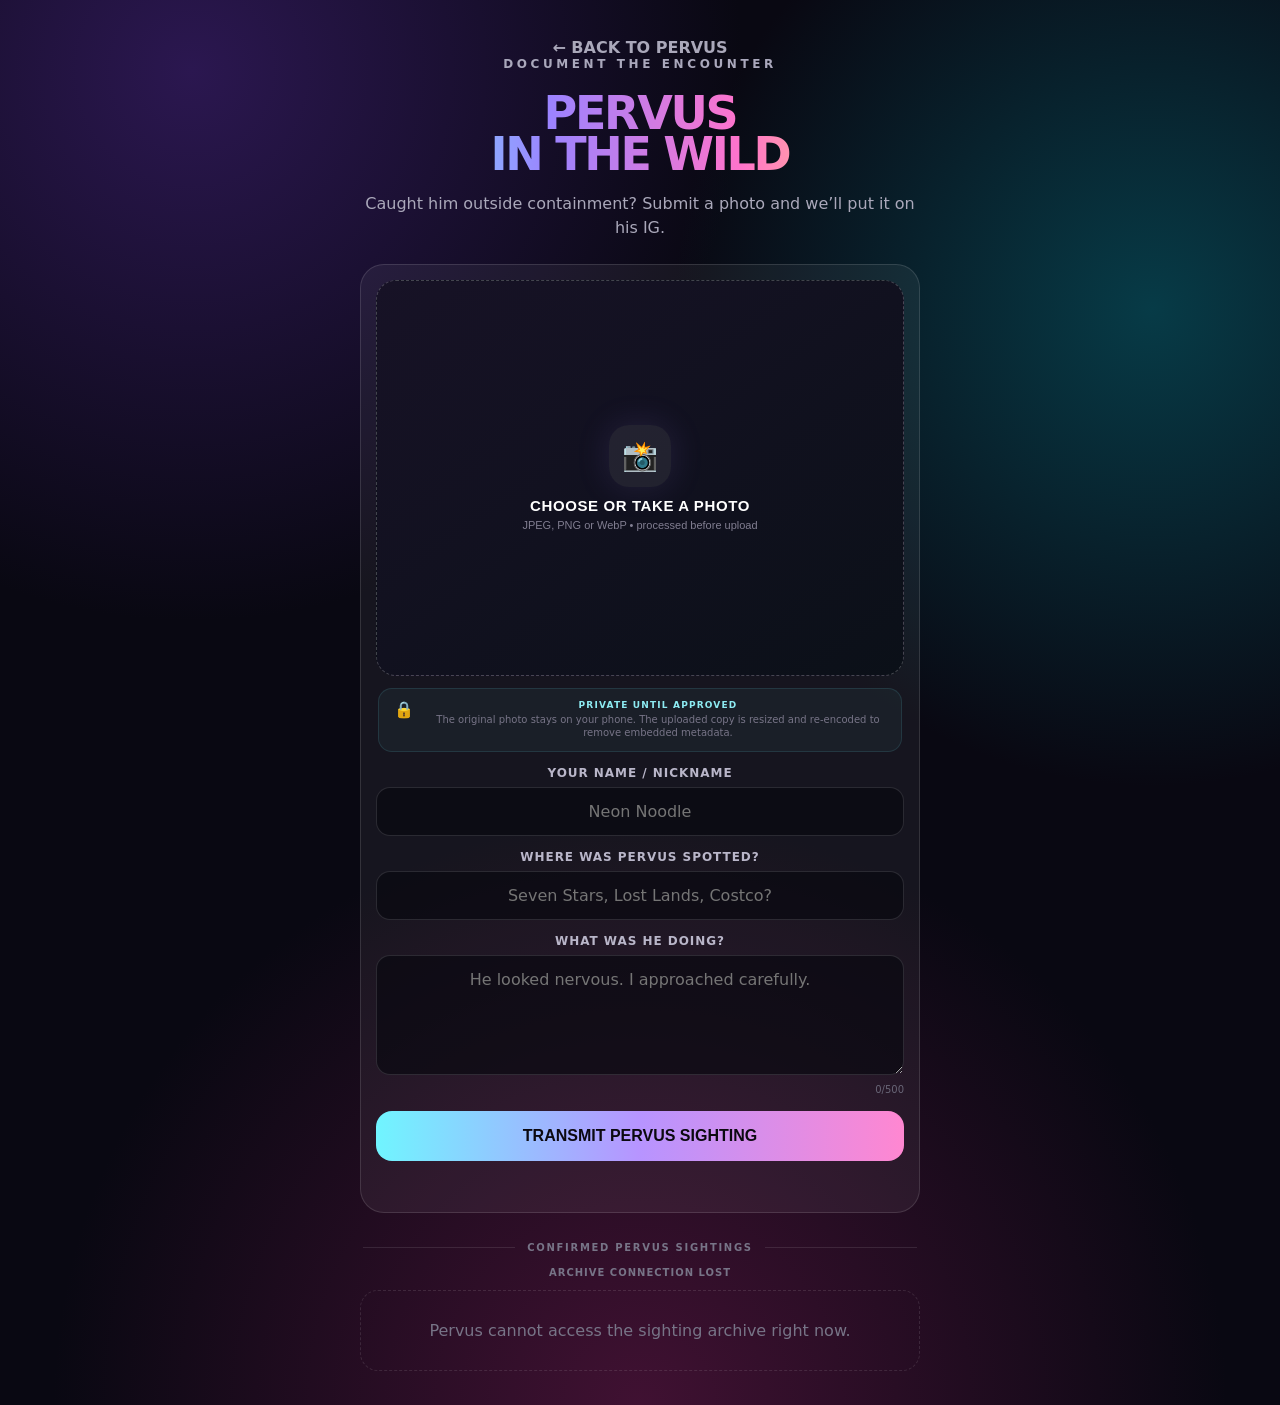
<file: upload.html>
<!doctype html>
<html lang="en">
<head>
  <meta charset="utf-8">
  <meta name="viewport" content="width=device-width,initial-scale=1,viewport-fit=cover">
  <meta name="theme-color" content="#090812">
  <title>Pervus in the Wild</title>
  <link rel="stylesheet" href="style.css?v=15">
  <link rel="stylesheet" href="upload.css?v=15">
</head>
<body>
<main class="shell">
  <a class="back" href="index.html">← BACK TO PERVUS</a>

  <header class="wild-head">
    <div class="found">DOCUMENT THE ENCOUNTER</div>
    <h1 class="page-title gradient">PERVUS<br>IN THE WILD</h1>
    <p class="intro">Caught him outside containment? Submit a photo and we’ll put it on his IG.</p>
  </header>

  <section class="panel upload-panel">
    <form id="sightingForm">
      <input id="photo" type="file" accept="image/jpeg,image/png,image/webp" hidden required>

      <button class="photo-picker" id="photoPicker" type="button">
        <div id="pickerEmpty">
          <div class="camera-orb">📸</div>
          <strong>CHOOSE OR TAKE A PHOTO</strong>
          <small>JPEG, PNG or WebP • processed before upload</small>
        </div>
        <img id="preview" alt="Selected Pervus sighting preview">
        <div class="change-photo" id="changePhoto">TAP TO CHANGE PHOTO</div>
      </button>

      <div class="privacy-note">
        <span>🔒</span>
        <div><strong>PRIVATE UNTIL APPROVED</strong><small>The original photo stays on your phone. The uploaded copy is resized and re-encoded to remove embedded metadata.</small></div>
      </div>

      <label for="name">YOUR NAME / NICKNAME</label>
      <input id="name" maxlength="40" required placeholder="Neon Noodle">

      <label for="location">WHERE WAS PERVUS SPOTTED?</label>
      <input id="location" maxlength="80" placeholder="Seven Stars, Lost Lands, Costco?">

      <label for="caption">WHAT WAS HE DOING?</label>
      <textarea id="caption" maxlength="500" placeholder="He looked nervous. I approached carefully."></textarea>
      <div class="char-count"><span id="charCount">0</span>/500</div>

      <button class="submit" id="submitBtn" type="submit">TRANSMIT PERVUS SIGHTING</button>
      <div class="status" id="status" role="status"></div>
      <div class="progress-wrap" id="progressWrap"><div class="progress" id="progress"></div></div>
    </form>
  </section>

  <div class="divider"><span>CONFIRMED PERVUS SIGHTINGS</span></div>
  <div class="gallery-count" id="galleryCount">SEARCHING THE ARCHIVES...</div>
  <section class="wild-grid" id="gallery"></section>
</main>

<div class="lightbox" id="lightbox" aria-hidden="true">
  <button id="lightboxClose" aria-label="Close image">×</button>
  <img id="lightboxImage" alt="">
  <div id="lightboxInfo"></div>
</div>

<script src="config.js?v=15"></script>
<script src="upload.js?v=15"></script>
</body>
</html>
</file>
<file: style.css>
*{box-sizing:border-box}html,body{margin:0;min-height:100%;font-family:Inter,ui-sans-serif,system-ui,-apple-system,"Segoe UI",sans-serif;background:#090812;color:#fff}body{min-height:100vh;background:radial-gradient(circle at 15% 5%,#2b1750 0,transparent 32%),radial-gradient(circle at 90% 22%,#073b47 0,transparent 30%),radial-gradient(circle at 50% 100%,#401132 0,transparent 38%),#090812}.shell{width:min(100% - 30px,560px);margin:auto;padding:38px 0 34px}.hero{text-align:center;margin-bottom:28px}.found{font-size:12px;font-weight:900;letter-spacing:.3em;color:#aaa8bc;margin-bottom:14px}.hero h1{font-size:clamp(54px,16vw,88px);line-height:.79;letter-spacing:-.07em;margin:0;font-weight:1000}.hero h1 span,.gradient{background:linear-gradient(90deg,#70f5ff,#9c83ff 34%,#ff73cb 68%,#ffe566);background-clip:text;-webkit-background-clip:text;color:transparent}.hero p{color:#b8b5c8;font-size:17px;line-height:1.5;margin:24px 0 0}.links{display:grid;gap:12px}.card{min-height:82px;border:1px solid #ffffff21;background:#ffffff11;border-radius:22px;padding:15px 17px;display:grid;grid-template-columns:48px 1fr 20px;gap:13px;align-items:center;text-decoration:none;color:#fff}.card.primary{border-color:#b285ff66;background:linear-gradient(120deg,#7444ce38,#ffffff0f)}.emoji{width:48px;height:48px;border-radius:15px;display:grid;place-items:center;background:#ffffff17;font-size:22px}.card strong{display:block;font-size:16px}.card small{display:block;color:#aaa8ba;margin-top:5px;line-height:1.3}.card b{font-size:28px;color:#777487}.divider{display:flex;align-items:center;gap:12px;color:#777487;font-size:10px;font-weight:900;letter-spacing:.17em;margin:29px 3px 14px}.divider:before,.divider:after{content:"";height:1px;background:#ffffff1a;flex:1}.creator{display:grid;grid-template-columns:1fr 1fr;gap:12px}.mini{height:67px;border-radius:19px;border:1px solid #ffffff1f;background:#ffffff0e;display:flex;align-items:center;justify-content:center;gap:10px;color:#fff;text-decoration:none}.mini span{font-size:23px}footer{text-align:center;color:#777487;margin-top:31px;font-size:10px;letter-spacing:.12em;line-height:1.7}footer strong,footer span{display:block}.pulse{width:7px;height:7px;background:#70f5ff;border-radius:50%;margin:0 auto 8px;box-shadow:0 0 13px #70f5ff}.back{color:#aaa8ba;text-decoration:none;font-weight:800}.page-title{font-size:46px;line-height:.9;margin:22px 0 10px;letter-spacing:-.05em}.intro{color:#aaa8ba;line-height:1.5;margin-bottom:24px}.panel{border:1px solid #ffffff20;background:#ffffff0e;border-radius:24px;padding:18px;margin-bottom:16px}label{display:block;font-size:12px;font-weight:900;letter-spacing:.08em;color:#b9b6c9;margin:14px 0 7px}input,textarea{width:100%;border:1px solid #ffffff20;background:#080810aa;color:#fff;border-radius:14px;padding:14px;font:inherit;outline:none}textarea{min-height:120px;resize:vertical}input:focus,textarea:focus{border-color:#8befff88}.submit{width:100%;border:0;border-radius:16px;padding:16px;margin-top:16px;font-weight:900;font-size:16px;color:#0b0910;background:linear-gradient(90deg,#70f5ff,#b794ff,#ff87d1);cursor:pointer}.submit:disabled{opacity:.55}.status{min-height:24px;text-align:center;color:#b8b5c8;margin-top:12px}.entry{border:1px solid #ffffff1b;background:#ffffff0b;border-radius:18px;padding:15px;margin:10px 0}.entry-head{display:flex;justify-content:space-between;gap:10px;align-items:flex-start}.entry strong{font-size:15px}.entry .where,.entry time{color:#777487;font-size:12px}.entry p{color:#c5c2d0;line-height:1.45;margin:10px 0 0;white-space:pre-wrap;overflow-wrap:anywhere}.empty{color:#777487;text-align:center;padding:18px}.counter{font-size:12px;color:#777487;margin:0 0 12px}
/* Phase 5: universal centered layout */
.shell,.shell *{text-align:center}
.card{grid-template-columns:48px 1fr 48px}
.card .emoji{justify-self:center}.card b{justify-self:center}
.entry-head,.admin-bar,.queue-head,.review-top{justify-content:center!important;align-items:center!important;flex-direction:column}
input,textarea{text-align:center}
.back{display:block;text-align:center}
.intro{margin-left:auto;margin-right:auto}
.review-actions,.confirm-actions{justify-content:center}
.about-head{margin:20px 0}.about-head h2{font-size:14px;letter-spacing:.16em;color:#b8b5c8;margin:12px 0 24px}
.about-story{padding:24px 20px}.about-story p{font-size:16px;line-height:1.7;color:#c8c5d2;margin:18px 0}
.story-orb{font-size:38px;margin:4px 0 16px}.about-story .vibe-callout{font-size:20px;font-weight:1000;letter-spacing:.06em;color:#fff;margin:28px 0}
.about-story .rhythm{font-size:19px;font-weight:900;color:#fff;line-height:1.55}
.about-story blockquote{margin:30px 0 8px;padding:22px 12px;border-top:1px solid #ffffff1b;border-bottom:1px solid #ffffff1b;font-size:23px;font-weight:1000;line-height:1.35;background:linear-gradient(90deg,#70f5ff,#9c83ff 34%,#ff73cb 68%,#ffe566);background-clip:text;-webkit-background-clip:text;color:transparent}
.about-story blockquote span{font-size:16px}.about-home{display:block;text-decoration:none}

/* One public reply per encounter */
.pervus-public-reply{margin:16px 0 2px;padding:13px 15px;border-left:3px solid #70f5ff;border-radius:0 13px 13px 0;background:linear-gradient(110deg,#70f5ff13,#ff73cb0a);text-align:left}
.pervus-public-reply strong{display:block;color:#83f4ff;font-size:11px;letter-spacing:.12em;text-align:left}
.pervus-public-reply p{margin:8px 0 0!important;color:#eee8f3!important;line-height:1.55!important;white-space:pre-wrap;overflow-wrap:anywhere;text-align:left}
#lightboxInfo .pervus-public-reply{max-width:520px;margin:12px auto 0}
</file>
<file: art-style.css>
*{box-sizing:border-box}
html,body{margin:0;min-height:100%;font-family:Inter,ui-sans-serif,system-ui,-apple-system,"Segoe UI",sans-serif;background:#05020a;color:#fff}
a{color:inherit}
.neon-body,.portal-body{background:radial-gradient(circle at 12% 8%,#5b074d 0,transparent 25%),radial-gradient(circle at 88% 20%,#003e54 0,transparent 28%),radial-gradient(circle at 48% 80%,#32105d 0,transparent 32%),#05020a;overflow-x:hidden}
.cosmic-grid{position:fixed;inset:0;pointer-events:none;opacity:.28;background-image:linear-gradient(#ffffff06 1px,transparent 1px),linear-gradient(90deg,#ffffff05 1px,transparent 1px);background-size:38px 38px;mask-image:linear-gradient(to bottom,#000,transparent 75%);z-index:0}
.art-shell{position:relative;z-index:1;width:min(100% - 28px,700px);margin:auto;padding:20px 0 48px;text-align:center}
.art-nav{display:flex;justify-content:space-between;gap:12px;margin:4px 0 44px}
.art-nav a{font-size:10px;font-weight:1000;letter-spacing:.16em;text-decoration:none;color:#76f7ff;text-shadow:0 0 14px #00eaff88}
.eyebrow{font-size:10px;font-weight:1000;letter-spacing:.24em;color:#ff70ce;text-shadow:0 0 15px #ff00a888}
.section-tag{font-size:10px;font-weight:1000;letter-spacing:.18em;color:#8e8797;margin:0 0 13px;text-shadow:none}
.clock-opening h1,.artist-opening h1{font-size:clamp(64px,18vw,118px);line-height:.76;letter-spacing:-.075em;margin:14px 0 28px;font-weight:1000;text-shadow:0 0 3px #fff,0 0 22px #ff00a84f}
.clock-opening h1 span,.artist-opening h1 span{background:linear-gradient(90deg,#5ff7ff,#9d80ff 32%,#ff47ba 65%,#ffe968);-webkit-background-clip:text;background-clip:text;color:transparent;filter:drop-shadow(0 0 12px #ff36b04d)}
h2{font-size:clamp(34px,8.6vw,52px);line-height:.94;letter-spacing:-.045em;margin:6px 0 22px;font-weight:1000}
.art-shell p{max-width:590px;margin:15px auto;color:#c9c3d2;font-size:16px;line-height:1.72}
.art-shell em{color:#fff}
.art-footer{margin:44px 0 8px;color:#655e6d;font-size:9px;letter-spacing:.18em}

/* =========================
   CLOCK
   ========================= */

.opening-line{font-size:clamp(17px,4.8vw,25px);line-height:1.35;color:#bdb7c9;margin:0 auto 8px;max-width:620px}
.opening-line strong{color:#fff}

.clock-stage{position:relative;min-height:min(820px,115vw);display:grid;place-items:center;margin:4px 0}

.clock-aura{position:absolute;width:72%;height:72%;border-radius:50%;background:radial-gradient(ellipse,#ff20ac55 0,#7d42ff30 35%,#00eaff20 58%,transparent 72%);filter:blur(25px);animation:breathe 5s ease-in-out infinite}

.clock-stage img{position:relative;z-index:2;width:min(80%,470px);max-height:780px;object-fit:contain;filter:drop-shadow(0 0 10px #ff28bd) drop-shadow(0 0 34px #652dff8c)}

@keyframes breathe{
  50%{transform:scale(1.08);opacity:.72}
}

.scroll-cue{font-size:9px;font-weight:900;letter-spacing:.2em;color:#797181;margin:-10px 0 45px}

.manifesto-panel,
.present-panel,
.origin-panel,
.moment-panel,
.final-clock{
  border:1px solid #ff45b34d;
  border-radius:24px;
  padding:32px 24px;
  margin:16px 0;
  background:linear-gradient(145deg,#ff2cad10,#6d35ff0b 48%,#08050dcc);
  box-shadow:inset 0 0 30px #ff00aa08,0 0 35px #ff00aa0b;
}

.present-panel{
  border-color:#4cefff4d;
  background:linear-gradient(145deg,#00eaff0f,#5434ff0b 52%,#08050dcc);
}

.clock-page .human-section{
  max-width:660px;
  margin:18px auto;
}

.clock-page .human-section p{
  max-width:570px;
  font-size:16px;
  line-height:1.72;
}

.statement,
.clock-emphasis{
  margin:26px auto 4px;
  padding:21px 8px;
  max-width:640px;
  border-top:1px solid #ff53bc42;
  border-bottom:1px solid #5cefff3d;
  font-size:clamp(23px,5.8vw,34px);
  font-weight:1000;
  line-height:1.06;
  letter-spacing:-.025em;
  color:#fff;
}

.clock-emphasis strong{
  background:linear-gradient(90deg,#68f7ff,#a17fff,#ff50bd,#ffe56b);
  -webkit-background-clip:text;
  background-clip:text;
  color:transparent;
}

.clock-page .quiet-impact{
  max-width:590px;
  margin:30px auto!important;
  padding:20px 0;
  border-top:1px solid #ffffff18;
  border-bottom:1px solid #ffffff18;
  font-size:19px!important;
  line-height:1.5!important;
  color:#f0ebf3!important;
}

.clock-page .quiet-impact strong{color:#75f6ff}

.final-emphasis{
  font-size:clamp(45px,10.5vw,70px);
  line-height:.82;
  padding:0;
  margin:30px auto 18px;
  border:0;
}

.neon-button{
  display:block;
  text-decoration:none;
  color:#08030c;
  background:linear-gradient(90deg,#61f5ff,#b887ff,#ff62c5);
  font-weight:1000;
  border-radius:18px;
  padding:18px;
  margin:28px auto 0;
  max-width:390px;
  box-shadow:0 0 30px #b345ff3a;
}


/* =========================
   ARTIST
   ========================= */

.artist-page .art-shell{
  width:min(100% - 30px,700px);
  padding-bottom:56px;
}

.artist-opening{
  padding:20px 0 72px;
}

.artist-opening .eyebrow{
  color:#ff77ce;
  text-shadow:0 0 14px #ff00a85c;
}

.artist-opening h1{
  font-size:clamp(62px,15vw,94px);
  line-height:.80;
  margin:16px 0 24px;
}

.artist-thesis{
  font-size:clamp(28px,6.7vw,40px);
  font-weight:1000;
  line-height:.98;
  margin:0 auto 26px;
}

.artist-thesis strong{
  color:#74f7ff;
  text-shadow:0 0 18px #00eaff66;
}

.artist-opening>p{
  max-width:570px;
  margin:0 auto;
  color:#c9c3d2;
  font-size:16px;
  line-height:1.7;
}

.artist-page .section-tag{
  margin:0 0 14px;
  color:#8f8998;
  font-size:9px;
  letter-spacing:.20em;
}

.artist-page h2{
  color:#fff;
  font-size:clamp(36px,8.3vw,50px);
  line-height:.94;
  letter-spacing:-.045em;
  margin:6px 0 25px;
}

.artist-page h2 span{
  background:none;
  -webkit-background-clip:initial;
  background-clip:initial;
  color:#fff;
  filter:none;
}


/* STORY PANEL 1 — WHAT IF WE */

.artist-story{
  max-width:640px;
  margin:22px auto;
  padding:50px 28px;

  border:1px solid #ff5abd2e;
  border-radius:27px;

  background:
    radial-gradient(
      circle at 12% 0%,
      #ff2fac10 0,
      transparent 38%
    ),
    linear-gradient(
      145deg,
      #ff2cad08,
      #6d35ff06 52%,
      #08050d8f
    );

  box-shadow:
    inset 0 0 32px #ff00aa04,
    0 0 30px #ff00aa06;
}


/* STORY PANEL 2 — WHO I AM */

.artist-story + .artist-story{
  padding-top:50px;

  border-color:#7f6cff2e;

  background:
    radial-gradient(
      circle at 88% 0%,
      #00eaff0c 0,
      transparent 38%
    ),
    linear-gradient(
      145deg,
      #5635ff08,
      #ff2cad05 55%,
      #08050d8f
    );

  box-shadow:
    inset 0 0 32px #6545ff04,
    0 0 30px #6545ff06;
}

.artist-story p,
.chaos-panel p,
.imposter-panel p,
.inspire-panel p{
  max-width:570px;
  margin:17px auto;
  font-size:16px;
  line-height:1.76;
  color:#c9c3d2;
}

.artist-story:nth-of-type(2) h2 span{
  color:#ff79c9;
}


/* QUIET IMPACT */

.artist-page .quiet-impact{
  max-width:560px!important;
  margin:31px auto!important;
  padding:0!important;
  border:0!important;
  color:#76f5ff!important;
  font-size:18px!important;
  line-height:1.5!important;
  font-weight:800;
}

.artist-page .quiet-impact strong{
  color:inherit;
}


/* THREE MAIN STORY PANELS */

.chaos-panel,
.imposter-panel,
.inspire-panel{
  max-width:640px;
  border-radius:27px;
}


/* WHAT I'M CHASING */

.chaos-panel{
  margin:28px auto 22px;
  padding:54px 28px;

  border:1px solid #ff5abd38;

  background:
    radial-gradient(
      circle at 15% 0%,
      #ff2fac16 0,
      transparent 38%
    ),
    linear-gradient(
      145deg,
      #ff2cad0b,
      #6d35ff08 52%,
      #08050d99
    );

  box-shadow:
    inset 0 0 34px #ff00aa06,
    0 0 34px #ff00aa08;
}

.chaos-panel h2 span{
  color:#ff79c9;
}

.artist-page blockquote{
  margin:34px auto;
  font-size:clamp(30px,7vw,42px);
  font-weight:1000;
  line-height:.98;
  letter-spacing:-.045em;
  color:#ff70c9;
  text-shadow:0 0 18px #ff35b43a;
}


/* THE VOICE IN MY HEAD */

.imposter-panel{
  margin:22px auto;
  padding:56px 28px;

  border:1px solid #55edff38;

  background:
    radial-gradient(
      circle at 85% 5%,
      #00eaff12 0,
      transparent 38%
    ),
    linear-gradient(
      145deg,
      #00eaff0b,
      #5334ff08 54%,
      #08050d99
    );

  box-shadow:
    inset 0 0 34px #00eaff05,
    0 0 34px #00eaff08;
}

.imposter-panel h2 span{
  color:#75f5ff;
}

.belief-line{
  max-width:520px;
  margin:32px auto 23px!important;
  color:#75f5ff!important;
  font-size:19px!important;
  line-height:1.42!important;
  font-weight:900;
}

.belief-beat{
  max-width:540px;
  margin:34px auto 36px;
}

.artist-page .belief-beat .make-line{
  margin:0 auto 28px;
  color:#d0cad5;
  font-size:17px;
  line-height:1.65;
  font-weight:500;
}

.artist-page .belief-beat .nervous-line{
  width:fit-content;
  margin:0 0 0 9%;
  color:#fff;
  font-size:clamp(24px,5.7vw,32px);
  line-height:1;
  font-weight:1000;
  letter-spacing:-.035em;
  transform:rotate(-1deg);
  text-shadow:0 0 18px #ff49bd2b;
}

.quiet-ending{
  margin:27px auto 0!important;
  color:#918b98!important;
  font-size:14px!important;
  line-height:1.65!important;
}

.quiet-ending strong{
  font-size:16px;
  color:#fff;
}


/* MAKE THE FUCKING THING */

.inspire-panel{
  margin:22px auto 0;
  padding:62px 28px;

  border:1px solid #c25aff42;

  background:
    radial-gradient(
      circle at 20% 0%,
      #ff37b719 0,
      transparent 38%
    ),
    radial-gradient(
      circle at 90% 90%,
      #6844ff14 0,
      transparent 42%
    ),
    linear-gradient(
      145deg,
      #7e24a512,
      #30155a12 55%,
      #08050da6
    );

  box-shadow:
    inset 0 0 42px #ff00aa07,
    0 0 40px #8f42ff09;
}

.inspire-panel h2{
  font-size:clamp(44px,10vw,62px);
  line-height:.88;
}

.inspire-panel h2 span{
  background:linear-gradient(
    90deg,
    #65f5ff,
    #a083ff 34%,
    #ff58bf 70%,
    #ffe36a
  );

  -webkit-background-clip:text;
  background-clip:text;
  color:transparent;

  filter:drop-shadow(0 0 10px #ff38b52b);
}


/* =========================
   PROJECTS
   ========================= */

.projects{
  max-width:660px;
  margin:0 auto;
  padding:86px 0 34px;
}

.projects>h2{
  font-size:clamp(38px,8.8vw,54px);
  line-height:.92;
  margin-bottom:34px;
}

.projects>h2 span{
  background:linear-gradient(
    90deg,
    #65f5ff,
    #a083ff 36%,
    #ff5abd 72%,
    #ffe16c
  );

  -webkit-background-clip:text;
  background-clip:text;
  color:transparent;
}

.project-card{
  display:grid;
  grid-template-columns:150px 1fr;
  align-items:center;
  gap:15px;

  text-decoration:none;

  border:1px solid #ffffff20;
  background:linear-gradient(135deg,#ffffff0b,#ffffff06);

  border-radius:24px;
  padding:13px;
  margin:14px 0;
  overflow:hidden;

  text-align:left;

  transition:
    transform .18s ease,
    border-color .18s ease,
    background .18s ease;
}

.project-card *{
  text-align:left;
}

.project-card:hover{
  transform:translateY(-2px);
  border-color:#75f5ff45;
  background:linear-gradient(135deg,#ffffff0e,#00eaff07);
}

.clock-card{
  border-color:#ff65c32b;
}

.pervus-card{
  border-color:#62efff2b;
}

.project-image{
  height:185px;
  border-radius:18px;
  display:grid;
  place-items:center;
  background:radial-gradient(circle,#ff2fb72b,transparent 70%);
}

.project-image img{
  max-width:125px;
  max-height:175px;
  object-fit:contain;
  filter:drop-shadow(0 0 11px #ff3eb77d);
}

.project-image.pervus{
  background:radial-gradient(circle,#00eaff28,transparent 70%);
}

.project-image.pervus img{
  max-width:145px;
}

.project-card small{
  font-size:8px;
  letter-spacing:.13em;
  color:#75f7ff;
}

.project-card b{
  display:block;
  font-size:22px;
  margin:6px 0;
}

.project-card p{
  font-size:12px!important;
  line-height:1.45!important;
  margin:0!important;
  color:#938c9d!important;
}

.project-card em{
  display:block;
  font-style:normal;
  color:#ff6acb;
  font-size:10px;
  font-weight:1000;
  margin-top:13px;
}


/* =========================
   SOCIAL / CLOSING
   ========================= */

.social-panel{
  max-width:640px;
  margin:38px auto 0;
  padding:48px 24px 30px;

  border:1px solid #ffffff18;
  border-radius:24px;

  background:linear-gradient(
    145deg,
    #ffffff07,
    #00eaff04 52%,
    #ff2fad05
  );

  box-shadow:none;
}

.social-panel h2{
  font-size:clamp(34px,7.8vw,48px);
}

.social-panel h2 span{
  color:#75f5ff;
}

.artist-socials{
  display:grid;
  grid-template-columns:1fr 1fr;
  gap:10px;
  margin-top:24px;
}

.artist-socials a{
  text-decoration:none;
  border:1px solid #ffffff1b;
  background:#ffffff08;
  border-radius:18px;
  padding:17px;

  transition:
    transform .18s ease,
    border-color .18s ease;
}

.artist-socials a:hover{
  transform:translateY(-2px);
  border-color:#75f5ff4d;
}

.artist-socials b,
.artist-socials span{
  display:block;
}

.artist-socials b{
  color:#78f6ff;
}

.artist-socials span{
  font-size:10px;
  color:#918a9a;
  margin-top:5px;
}


/* =========================
   HOMEPAGE PORTAL
   ========================= */

.portal-shell{
  position:relative;
  z-index:1;
}

.pervus-home-hero{
  text-align:center;
  margin-bottom:24px;
}

.pervus-home-hero .pervus-float{
  height:290px;
  display:grid;
  place-items:center;
  margin:-10px 0 -20px;
}

.pervus-home-hero img{
  width:min(94%,430px);
  max-height:320px;
  object-fit:contain;

  filter:
    drop-shadow(0 0 12px #00eaff88)
    drop-shadow(0 0 26px #ff27b866);
}

.pervus-home-hero h1{
  font-size:clamp(55px,16vw,88px);
  line-height:.78;
  letter-spacing:-.07em;
  margin:0;
  font-weight:1000;
}

.pervus-home-hero h1 span{
  background:linear-gradient(
    90deg,
    #70f5ff,
    #9c83ff 34%,
    #ff73cb 68%,
    #ffe566
  );

  -webkit-background-clip:text;
  background-clip:text;
  color:transparent;
}

.pervus-home-hero p{
  color:#b8b5c8;
  font-size:17px;
  line-height:1.5;
}

.portal-feature{
  border:1px solid #ff52bd38;
  border-radius:24px;

  background:linear-gradient(
    135deg,
    #ff35b510,
    #00eaff09
  );

  display:grid;
  grid-template-columns:110px 1fr;
  gap:14px;
  align-items:center;

  padding:13px;
  margin:12px 0;
}

.feature-image{
  height:150px;
  display:grid;
  place-items:center;
}

.feature-image img{
  max-width:95px;
  max-height:145px;
  filter:drop-shadow(0 0 10px #ff3fba77);
}

.feature-copy small,
.feature-copy strong,
.feature-copy span,
.feature-copy>a{
  display:block;
}

.feature-copy small{
  font-size:8px;
  letter-spacing:.13em;
  color:#75f7ff;
}

.feature-copy strong{
  font-size:19px;
  margin:5px 0;
}

.feature-copy span{
  font-size:11px;
  color:#938d9d;
  line-height:1.4;
}

.feature-copy>a{
  font-size:9px;
  font-weight:1000;
  color:#ff68ca;
  text-decoration:none;
  margin-top:10px;
}

.artist-door{
  min-height:78px;

  border:1px solid #5feeff38;
  background:#00eaff09;
  border-radius:21px;

  padding:13px 16px;

  display:grid;
  grid-template-columns:44px 1fr 24px;
  align-items:center;
  gap:10px;

  text-decoration:none;
  margin:12px 0;
}

.artist-door>span{
  font-size:25px;
}

.artist-door small,
.artist-door strong{
  display:block;
}

.artist-door small{
  font-size:8px;
  letter-spacing:.14em;
  color:#75f7ff;
}

.artist-door strong{
  font-size:13px;
  margin-top:4px;
}

.artist-door b{
  font-size:24px;
  color:#777487;
}

.encounter-break{
  margin:31px 0 28px!important;
  padding-bottom:26px;
  border-bottom:1px solid #ffffff12;
}

.portal-shell .divider{
  margin-top:0;
}

.portal-shell .creator{
  margin-bottom:12px;
}

.portal-shell .closing-door{
  margin-top:12px;
}


/* =========================
   MOBILE
   ========================= */

@media(max-width:520px){

  .art-shell{
    width:min(100% - 24px,700px);
  }

  .manifesto-panel,
  .present-panel,
  .origin-panel,
  .moment-panel,
  .final-clock{
    padding:26px 18px;
  }

  .clock-stage{
    min-height:125vw;
  }

  .artist-opening{
    padding-bottom:58px;
  }

  .artist-story{
    padding:43px 19px;
    margin:18px 0;
  }

  .artist-story + .artist-story{
    padding-top:43px;
  }

  .chaos-panel,
  .imposter-panel,
  .inspire-panel{
    padding:46px 19px;
    margin-left:0;
    margin-right:0;
  }

  .projects{
    padding-top:70px;
  }

  .project-card{
    grid-template-columns:112px 1fr;
  }

  .project-image{
    height:155px;
  }

  .project-image img{
    max-width:96px;
    max-height:145px;
  }

  .project-image.pervus img{
    max-width:112px;
  }

  .social-panel{
    padding:44px 18px 28px;
  }

  .artist-socials{
    grid-template-columns:1fr;
  }

  .portal-feature{
    grid-template-columns:95px 1fr;
  }

  .feature-image{
    height:135px;
  }

  .feature-image img{
    max-width:82px;
    max-height:130px;
  }
}

@media(prefers-reduced-motion:reduce){
  .clock-aura{
    animation:none;
  }
}
</file>
<file: admin.css>
body{padding-bottom:env(safe-area-inset-bottom)}.control-shell{width:min(100% - 24px,620px)}.control-head{margin-bottom:20px}.auth-panel{max-width:440px;margin:auto}.lock{font-size:38px;text-align:center}.auth-panel h2{text-align:center;font-size:15px;letter-spacing:.14em}.admin-bar,.queue-head{display:flex;justify-content:space-between;align-items:center;gap:12px}.admin-bar{padding:13px 14px;border:1px solid #70f5ff26;background:#70f5ff0b;border-radius:16px;margin-bottom:15px}.admin-bar strong,.admin-bar small{display:block}.admin-bar strong{font-size:10px;letter-spacing:.13em;color:#8debf2}.admin-bar small{font-size:11px;color:#777487;margin-top:3px}.admin-bar button,.queue-head button{border:1px solid #ffffff1f;background:#ffffff0c;color:#aaa8ba;border-radius:12px;padding:9px 11px;font-weight:800;font-size:10px}.queue-head{margin:19px 3px 10px;color:#aaa8ba;font-size:11px;letter-spacing:.1em}.queue{display:grid;gap:14px}.review-card{border:1px solid #ffffff1c;background:#ffffff0c;border-radius:22px;overflow:hidden}.review-image{width:100%;aspect-ratio:4/3;background:#050508;display:block;object-fit:cover}.review-body{padding:15px}.review-top{display:flex;justify-content:space-between;gap:12px}.review-top strong{font-size:16px}.review-top time{font-size:10px;color:#6f6c7d}.review-location{font-size:11px;color:#8f8b9f;margin-top:4px}.review-caption{line-height:1.45;color:#c6c2d0;margin:12px 0 0;white-space:pre-wrap;overflow-wrap:anywhere}.review-actions{display:grid;grid-template-columns:1fr 1fr;gap:9px;margin-top:15px}.review-actions button{height:48px;border-radius:14px;font-weight:950;letter-spacing:.06em}.approve{border:0;background:linear-gradient(90deg,#70f5ff,#9c83ff);color:#08070c}.reject{border:1px solid #ff709655;background:#ff557711;color:#ff8ba8}.review-card.busy{opacity:.55;pointer-events:none}.empty-queue{text-align:center;padding:50px 15px;border:1px dashed #ffffff1d;border-radius:20px;color:#777487}.empty-queue b{display:block;color:#aaa8ba;font-size:24px;margin-bottom:8px}.confirm-sheet{position:fixed;inset:0;z-index:50;background:#050408d9;display:grid;place-items:end center;padding:16px}.confirm-sheet[hidden]{display:none}.confirm-box{width:min(100%,520px);background:#15131d;border:1px solid #ffffff20;border-radius:24px;padding:20px;margin-bottom:max(0px,env(safe-area-inset-bottom))}.confirm-box h3{margin:0 0 8px}.confirm-box p{color:#aaa8ba;line-height:1.45}.confirm-actions{display:grid;grid-template-columns:1fr 1fr;gap:10px}.confirm-actions button{height:48px;border-radius:14px;border:1px solid #ffffff20;background:#ffffff0d;color:#fff;font-weight:900}.confirm-actions #confirmAction.danger{border-color:#ff709655;color:#ff8ba8}.confirm-actions #confirmAction.good{border:0;background:linear-gradient(90deg,#70f5ff,#9c83ff);color:#08070c}
/* Published encounter reply editor */
.reply-switch{display:grid;grid-template-columns:1fr 1fr;gap:9px;margin:15px 0}
.reply-switch button,.reply-toolbar button{border:1px solid #ffffff2a;background:#ffffff0c;color:#c7c2d2;border-radius:14px;padding:13px 10px;font-weight:900;letter-spacing:.07em}
.reply-switch button.active{border-color:#70f5ff9c;color:#80f4ff;background:#70f5ff16}
.reply-toolbar{display:flex;justify-content:space-between;align-items:center;gap:10px;margin:12px 0;color:#9b96ab;font-size:11px;font-weight:800;letter-spacing:.08em}
.reply-photo{display:block;width:100%;max-height:260px;object-fit:contain;background:#080711}
.reply-label{display:block;margin:18px 0 9px;color:#7ff4ff;font-size:11px;letter-spacing:.14em}
.pervus-reply-input{text-align:left!important;min-height:90px}
.reply-actions{display:grid;grid-template-columns:1fr 1fr;gap:10px;margin-top:12px}
.reply-actions button{min-height:46px;border-radius:13px;font-weight:900;font-size:11px}
.reply-save{border:0;background:linear-gradient(90deg,#70f5ff,#b794ff);color:#080711}
.reply-remove{border:1px solid #ff709655;background:#ff557711;color:#ff9db6}
.reply-actions button:disabled{opacity:.4}
.reply-status{font-size:12px;color:#8debf2;min-height:18px;margin-top:8px}
</file>
<file: upload.css>
body{padding-bottom:env(safe-area-inset-bottom)}.wild-head{text-align:left}.upload-panel{padding:15px}.photo-picker{position:relative;width:100%;aspect-ratio:4/3;border:1.5px dashed #ffffff38;border-radius:20px;background:linear-gradient(145deg,#171226,#0b1018);color:#fff;overflow:hidden;display:grid;place-items:center;padding:0;cursor:pointer}.photo-picker strong,.photo-picker small{display:block}.photo-picker strong{font-size:15px;letter-spacing:.04em;margin-top:10px}.photo-picker small{color:#817e91;font-size:11px;margin-top:5px}.camera-orb{width:62px;height:62px;border-radius:20px;background:#ffffff12;display:grid;place-items:center;margin:auto;font-size:29px;box-shadow:0 0 35px #9c83ff22}.photo-picker #preview{display:none;width:100%;height:100%;object-fit:cover}.photo-picker.has-photo #pickerEmpty{display:none}.photo-picker.has-photo #preview{display:block}.change-photo{display:none;position:absolute;bottom:10px;left:50%;transform:translateX(-50%);background:#080810d9;border:1px solid #ffffff25;border-radius:999px;padding:8px 12px;font-size:9px;font-weight:900;letter-spacing:.1em;white-space:nowrap}.photo-picker.has-photo .change-photo{display:block}.privacy-note{display:grid;grid-template-columns:28px 1fr;gap:8px;margin:12px 2px 4px;padding:11px;border-radius:14px;background:#70f5ff0b;border:1px solid #70f5ff1d}.privacy-note>span{font-size:16px}.privacy-note strong,.privacy-note small{display:block}.privacy-note strong{font-size:9px;letter-spacing:.13em;color:#8debf2}.privacy-note small{font-size:10px;line-height:1.35;color:#777487;margin-top:3px}.char-count{text-align:right;color:#686576;font-size:10px;margin-top:5px}.progress-wrap{height:4px;background:#ffffff0e;border-radius:99px;overflow:hidden;display:none;margin-top:10px}.progress{height:100%;width:0;background:linear-gradient(90deg,#70f5ff,#b794ff,#ff87d1);transition:width .25s}.gallery-count{text-align:center;color:#777487;font-size:10px;font-weight:800;letter-spacing:.1em;margin-bottom:12px}.wild-grid{display:grid;grid-template-columns:repeat(2,1fr);gap:10px}.sighting{position:relative;aspect-ratio:1/1.18;border:1px solid #ffffff17;border-radius:18px;overflow:hidden;background:#ffffff09;cursor:pointer}.sighting img{width:100%;height:100%;object-fit:cover;display:block}.sighting-meta{position:absolute;inset:auto 0 0;padding:28px 11px 10px;background:linear-gradient(transparent,#07060be8);text-align:left}.sighting-meta strong{display:block;font-size:12px}.sighting-meta small{display:block;color:#aaa8ba;font-size:10px;margin-top:3px;white-space:nowrap;overflow:hidden;text-overflow:ellipsis}.gallery-empty{grid-column:1/-1;text-align:center;border:1px dashed #ffffff1c;border-radius:18px;padding:30px 15px;color:#777487}.lightbox{position:fixed;inset:0;z-index:20;background:#050408f2;display:none;align-items:center;justify-content:center;flex-direction:column;padding:20px}.lightbox.open{display:flex}.lightbox img{max-width:100%;max-height:72vh;border-radius:16px;object-fit:contain}.lightbox button{position:absolute;top:max(16px,env(safe-area-inset-top));right:18px;border:0;background:#ffffff14;color:#fff;width:44px;height:44px;border-radius:50%;font-size:29px}.lightbox #lightboxInfo{width:min(100%,560px);padding:14px 4px;color:#c8c5d2}.lightbox #lightboxInfo strong{display:block}.lightbox #lightboxInfo small{display:block;color:#858294;margin-top:4px}.lightbox #lightboxInfo p{line-height:1.4;margin:10px 0 0}@media(min-width:520px){.wild-grid{grid-template-columns:repeat(3,1fr)}}
</file>
